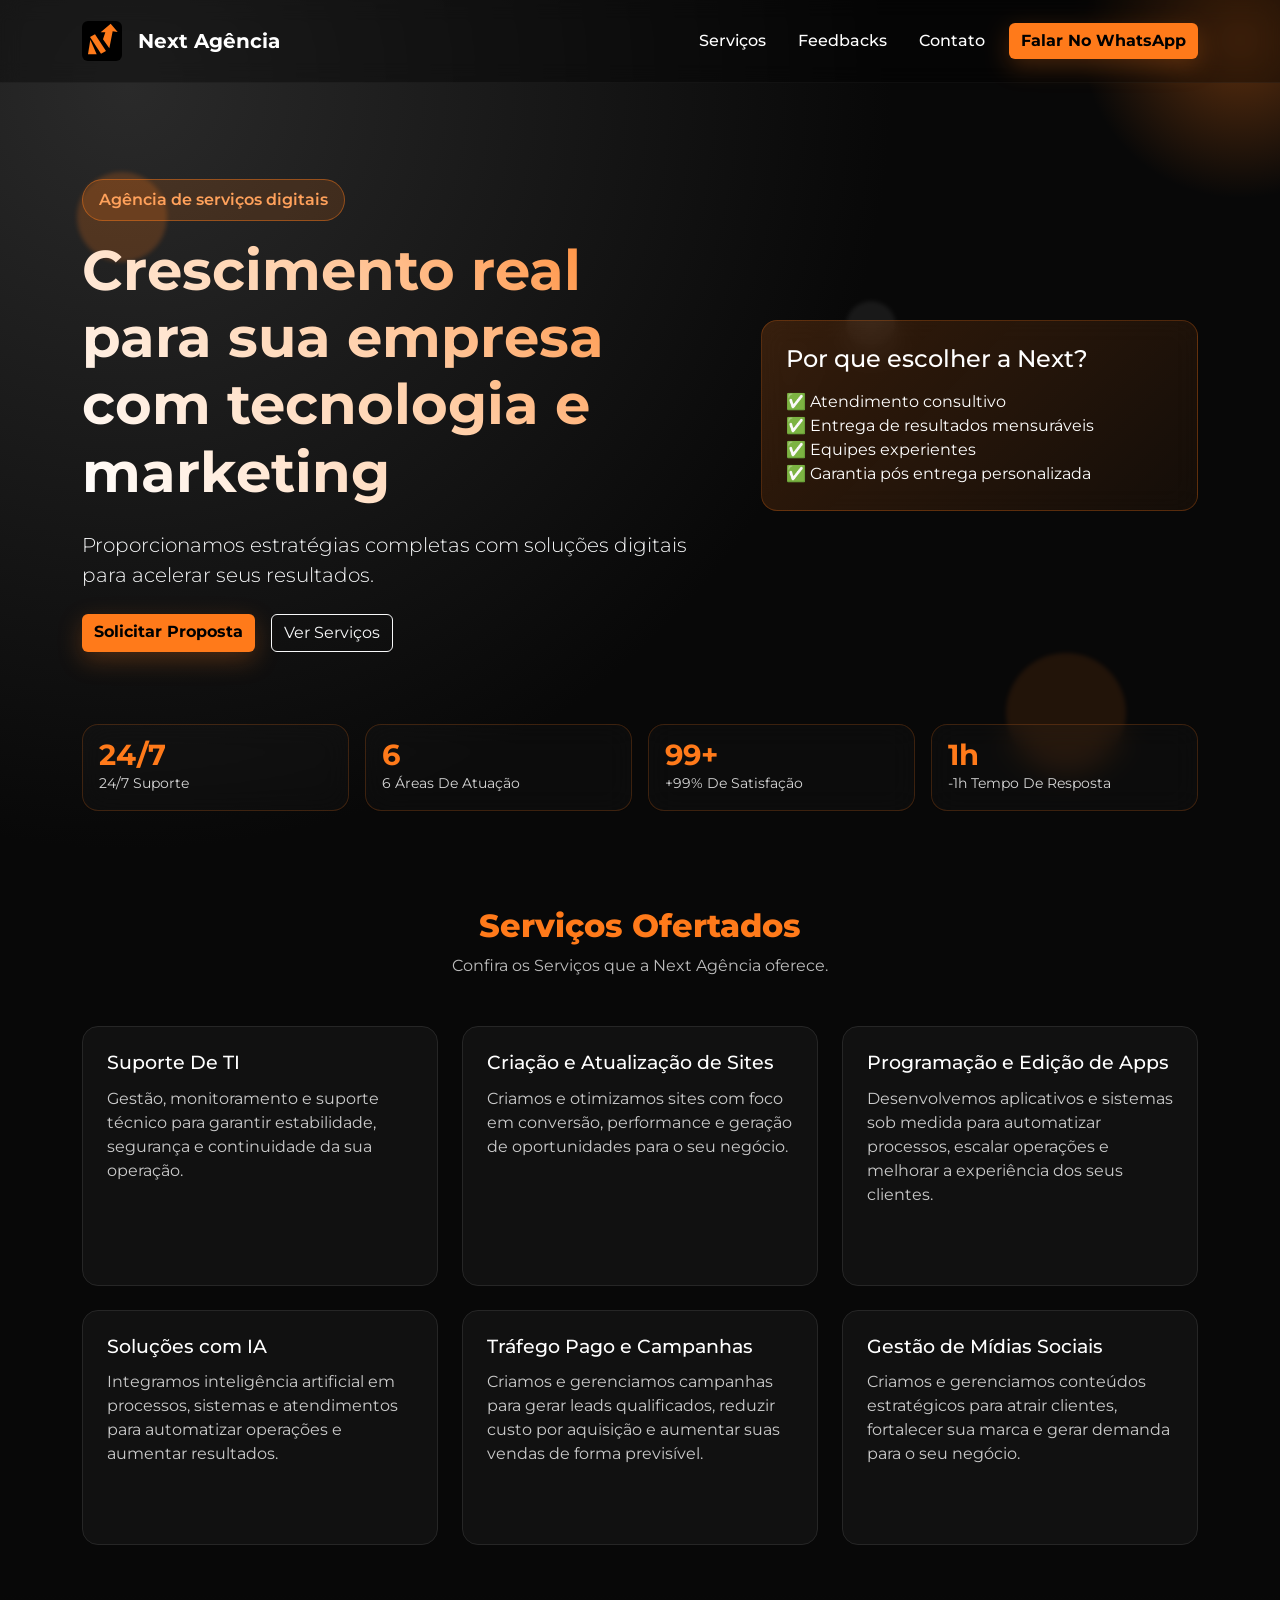
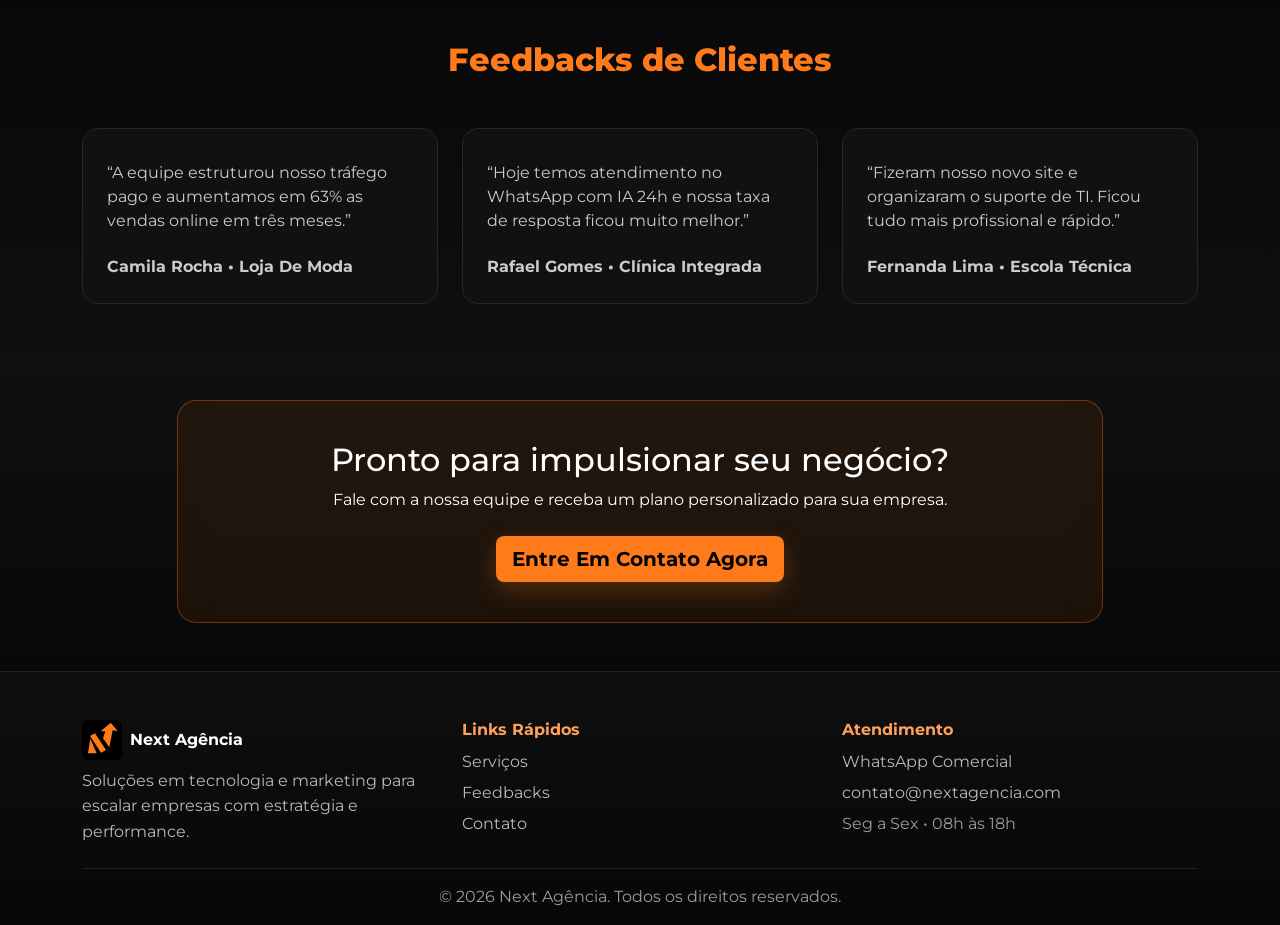
<file: index.html>
<!doctype html>
<html lang="pt-BR">
<head>
<meta charset="UTF-8" />
<meta name="viewport" content="width=device-width, initial-scale=1.0" />

<title>Next Agência | Soluções Digitais</title>

<meta name="description"
content="Agência de venda de serviços digitais: suporte de TI, tráfego pago, mídias sociais, sites, apps e IA para WhatsApp." />

<link href="https://cdn.jsdelivr.net/npm/bootstrap@5.3.3/dist/css/bootstrap.min.css" rel="stylesheet"/>

<link rel="preconnect" href="https://fonts.googleapis.com" />
<link rel="preconnect" href="https://fonts.gstatic.com" crossorigin />

<link href="https://fonts.googleapis.com/css2?family=Montserrat:wght@400;500;600;700;800&display=swap" rel="stylesheet"/>

<link rel="stylesheet" href="styles.css" />

</head>

<body>

<header class="hero position-relative overflow-hidden" id="inicio">

<div class="floating floating-1"></div>
<div class="floating floating-2"></div>
<div class="floating floating-3"></div>

<nav class="navbar navbar-expand-lg py-3">
<div class="container">

<a class="navbar-brand d-flex align-items-center gap-3" href="#inicio">
<img src="assets/logo.svg" alt="Logo Next Agência" class="logo"/>
<span class="brand-text">Next Agência</span>
</a>

<button class="navbar-toggler" type="button"
data-bs-toggle="collapse"
data-bs-target="#menu">

<span class="navbar-toggler-icon"></span>

</button>

<div class="collapse navbar-collapse" id="menu">

<ul class="navbar-nav ms-auto align-items-lg-center gap-lg-3">

<li class="nav-item">
<a class="nav-link" href="#servicos">Serviços</a>
</li>

<li class="nav-item">
<a class="nav-link" href="#feedbacks">Feedbacks</a>
</li>

<li class="nav-item">
<a class="nav-link" href="#contato">Contato</a>
</li>

<li class="nav-item">
<a class="btn btn-whatsapp pulse"
href="https://wa.me/555198177045?text=Olá%2C%20quero%20um%20orçamento%20da%20Next%20Agência"
target="_blank"
rel="noopener noreferrer">

Falar No WhatsApp

</a>
</li>

</ul>
</div>
</div>
</nav>

<div class="container py-5 hero-content">

<div class="row align-items-center g-5 py-lg-5">

<div class="col-lg-7 reveal">

<p class="badge-custom">
Agência de serviços digitais
</p>

<h1 class="display-4 fw-bold gradient-text">
Crescimento real para sua empresa com tecnologia e marketing
</h1>

<p class="lead mt-4 text-light">
Proporcionamos estratégias completas com soluções digitais para acelerar seus resultados.
</p>

<div class="d-flex flex-wrap gap-3 mt-4">

<a href="https://wa.me/555198177045?text=Olá%2C%20quero%20uma%20consultoria%20completa"
class="btn btn-cta pulse"
target="_blank"
rel="noopener noreferrer">

Solicitar Proposta

</a>

<a href="#servicos" class="btn btn-outline-light">
Ver Serviços
</a>

</div>
</div>

<div class="col-lg-5 reveal">

<div class="hero-card p-4 glass">

<h2 class="h4 mb-3">
Por que escolher a Next?
</h2>

<ul class="list-unstyled m-0">

<li>✅ Atendimento consultivo</li>

<li>✅ Entrega de resultados mensuráveis</li>

<li>✅ Equipes experientes</li>

<li>✅ Garantia pós entrega personalizada</li>

</ul>

</div>
</div>
</div>

<div class="row g-3 mt-2 stats reveal">

<div class="col-6 col-lg-3">
<div class="stats-card glass">
<strong>24/7</strong>
<span>24/7 Suporte</span>
</div>
</div>

<div class="col-6 col-lg-3">
<div class="stats-card glass">
<strong>6</strong>
<span>6 Áreas De Atuação</span>
</div>
</div>

<div class="col-6 col-lg-3">
<div class="stats-card glass">
<strong>99+</strong>
<span>+99% De Satisfação</span>
</div>
</div>

<div class="col-6 col-lg-3">
<div class="stats-card glass">
<strong>1h</strong>
<span>-1h Tempo De Resposta</span>
</div>
</div>

</div>
</div>
</header>

<main>

<section id="servicos" class="section py-5">

<div class="container">

<div class="text-center mb-5 reveal">

<h2 class="section-title">
Serviços Ofertados
</h2>

<p class="section-subtitle">
Confira os Serviços que a Next Agência oferece.
</p>

</div>

<div class="row g-4">

<div class="col-md-6 col-xl-4 reveal">
<article class="service-card h-100 shine">

<h3>
Suporte De TI
</h3>

<p>
Gestão, monitoramento e suporte técnico para garantir estabilidade, segurança e continuidade da sua operação.
</p>

<a class="btn service-more" href="servico-suporte-ti.html">
Saiba Mais
</a>

</article>
</div>

<div class="col-md-6 col-xl-4 reveal">
<article class="service-card h-100 shine">

<h3>
Criação e Atualização de Sites
</h3>

<p>
Criamos e otimizamos sites com foco em conversão, performance e geração de oportunidades para o seu negócio.
</p>

<a class="btn service-more" href="servico-sites.html">
Saiba Mais
</a>

</article>
</div>

<div class="col-md-6 col-xl-4 reveal">
<article class="service-card h-100 shine">

<h3>
Programação e Edição de Apps
</h3>

<p>
Desenvolvemos aplicativos e sistemas sob medida para automatizar processos, escalar operações e melhorar a experiência dos seus clientes.
</p>

<a class="btn service-more" href="servico-apps.html">
Saiba Mais
</a>

</article>
</div>

<div class="col-md-6 col-xl-4 reveal">
<article class="service-card h-100 shine">

<h3>
Soluções com IA  
</h3>

<p>
Integramos inteligência artificial em processos, sistemas e atendimentos para automatizar operações e aumentar resultados.
</p>

<a class="btn service-more" href="servico-ia.html">
Saiba Mais
</a>

</article>
</div>

<div class="col-md-6 col-xl-4 reveal">
<article class="service-card h-100 shine">

<h3>
Tráfego Pago e Campanhas
</h3>

<p>
Criamos e gerenciamos campanhas para gerar leads qualificados, reduzir custo por aquisição e aumentar suas vendas de forma previsível.
</p>

<a class="btn service-more" href="servico-trafego-pago.html">
Saiba Mais
</a>

</article>
</div>

<div class="col-md-6 col-xl-4 reveal">
<article class="service-card h-100 shine">

<h3>
Gestão de Mídias Sociais
</h3>

<p>
Criamos e gerenciamos conteúdos estratégicos para atrair clientes, fortalecer sua marca e gerar demanda para o seu negócio.
</p>

<a class="btn service-more" href="servico-midias-sociais.html">
Saiba Mais
</a>

</article>
</div>

</div>
</div>
</section>

<section id="feedbacks" class="section py-5 feedbacks">

<div class="container">

<div class="text-center mb-5 reveal">

<h2 class="section-title">
Feedbacks de Clientes
</h2>

</div>

<div class="row g-4" id="feedbackList"></div>

</div>
</section>

<section id="contato" class="section py-5 cta-section">

<div class="container">

<div class="row justify-content-center">

<div class="col-lg-10 reveal">

<div class="cta-box text-center glass">

<h2>
Pronto para impulsionar seu negócio?
</h2>

<p class="mb-4">
Fale com a nossa equipe e receba um plano personalizado para sua empresa.
</p>

<a href="https://wa.me/555198177045?text=Olá%2C%20quero%20crescer%20com%20a%20Next%20Agência"
target="_blank"
rel="noopener noreferrer"
class="btn btn-cta btn-lg pulse">

Entre Em Contato Agora

</a>

</div>
</div>
</div>
</div>
</section>

</main>

<footer class="footer-top pt-5 pb-3">

<div class="container">

<div class="row g-4">

<div class="col-lg-4">

<div class="d-flex align-items-center gap-2 mb-2">

<img src="assets/logo.svg" class="logo"/>

<strong class="brand-text">
Next Agência
</strong>

</div>

<p class="footer-text mb-0">
Soluções em tecnologia e marketing para escalar empresas com estratégia e performance.
</p>

</div>

<div class="col-6 col-lg-4">

<h3 class="footer-title">
Links Rápidos
</h3>

<ul class="footer-links list-unstyled m-0">

<li>
<a href="#servicos">Serviços</a>
</li>

<li>
<a href="#feedbacks">Feedbacks</a>
</li>

<li>
<a href="#contato">Contato</a>
</li>

</ul>
</div>

<div class="col-6 col-lg-4">

<h3 class="footer-title">
Atendimento
</h3>

<ul class="footer-links list-unstyled m-0">

<li>
<a href="https://wa.me/555198177045"
target="_blank">

WhatsApp Comercial

</a>
</li>

<li>
<a href="mailto:contato@nextagencia.com">

contato@nextagencia.com

</a>
</li>

<li>

Seg a Sex • 08h às 18h

</li>

</ul>

</div>

</div>

<div class="footer-bottom mt-4 pt-3 text-center">

<p class="m-0">
© <span id="year"></span> Next Agência. Todos os direitos reservados.
</p>

</div>

</div>
</footer>

<script src="https://cdn.jsdelivr.net/npm/bootstrap@5.3.3/dist/js/bootstrap.bundle.min.js"></script>

<script src="script.js"></script>

</body>
</html>
</file>
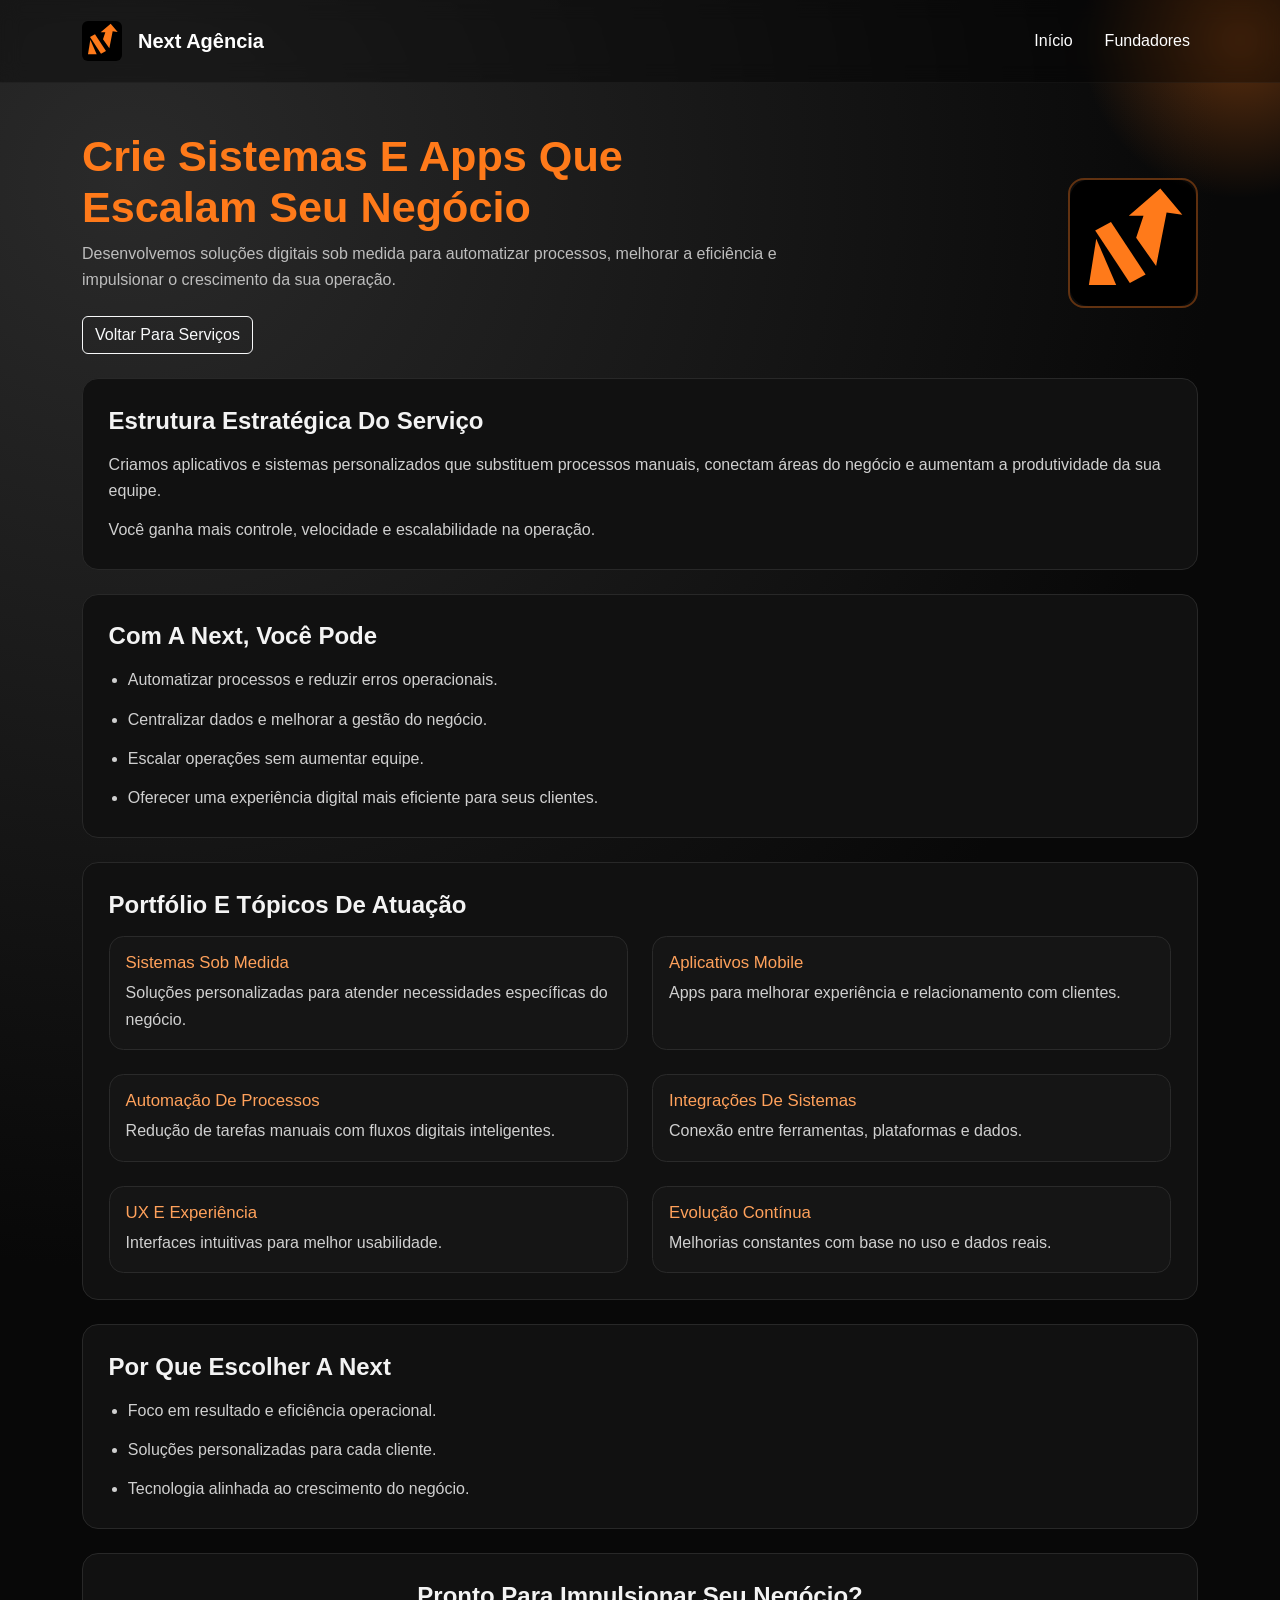
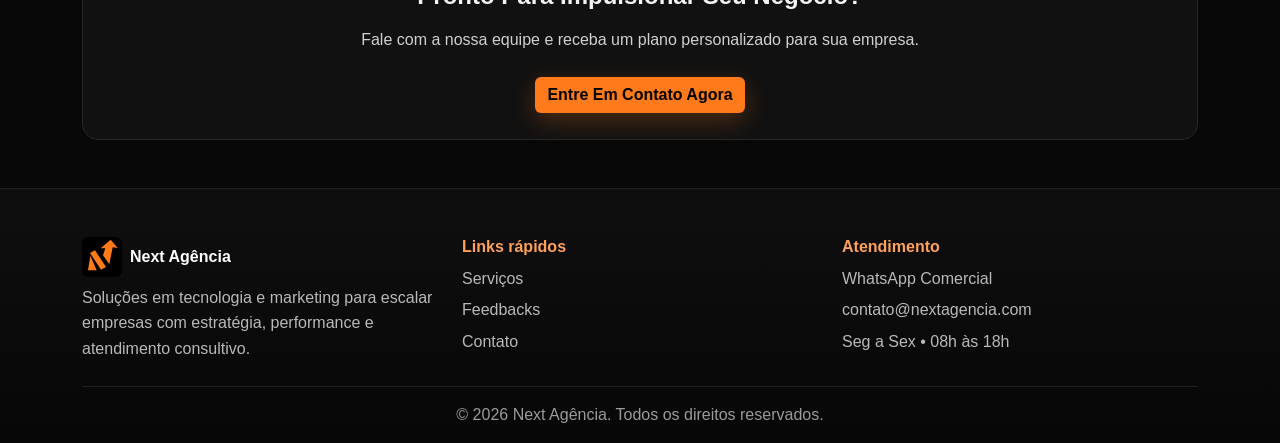
<file: servico-apps.html>
<!doctype html>
<html lang="pt-BR">

<head>

<meta charset="UTF-8" />
<meta name="viewport" content="width=device-width, initial-scale=1.0" />

<title>Desenvolvimento De Apps | Next Agência</title>

<link href="https://cdn.jsdelivr.net/npm/bootstrap@5.3.3/dist/css/bootstrap.min.css" rel="stylesheet" />
<link rel="stylesheet" href="styles.css" />

</head>

<body class="service-page">

<header class="hero position-relative overflow-hidden" id="inicio">

<nav class="navbar navbar-expand-lg py-3">

<div class="container">

<a class="navbar-brand d-flex align-items-center gap-3" href="index.html">
<img src="assets/logo.svg" alt="Logo Next Agência" class="logo" />
<span class="brand-text">Next Agência</span>
</a>

<button class="navbar-toggler" type="button" data-bs-toggle="collapse" data-bs-target="#menu">
<span class="navbar-toggler-icon"></span>
</button>

<div class="collapse navbar-collapse" id="menu">

<ul class="navbar-nav ms-auto align-items-lg-center gap-lg-3">

<li class="nav-item">
<a class="nav-link" href="index.html">Início</a>
</li>

<li class="nav-item">
<a class="nav-link" href="fundadores.html">Fundadores</a>
</li>

</ul>

</div>
</div>
</nav>


<div class="container py-5">

<div class="row g-4 align-items-center mb-4">

<div class="col-lg-8">

<h1 class="section-title">
Crie Sistemas E Apps Que Escalam Seu Negócio
</h1>

<p class="section-subtitle">
Desenvolvemos soluções digitais sob medida para automatizar processos, melhorar a eficiência e impulsionar o crescimento da sua operação.
</p>

<a href="index.html#servicos" class="btn btn-outline-light mt-2">
Voltar Para Serviços
</a>

</div>

<div class="col-lg-4 text-lg-end">
<img src="assets/logo.svg" class="service-hero-image" />
</div>

</div>


<section class="service-detail-section mb-4">

<h2 class="h4 mb-3">
Estrutura Estratégica Do Serviço
</h2>

<p>
Criamos aplicativos e sistemas personalizados que substituem processos manuais, conectam áreas do negócio e aumentam a produtividade da sua equipe.
</p>

<p class="mb-0">
Você ganha mais controle, velocidade e escalabilidade na operação.
</p>

</section>


<section class="service-detail-section mb-4">

<h2 class="h4 mb-3">
Com A Next, Você Pode
</h2>

<ul class="service-list m-0">

<li>Automatizar processos e reduzir erros operacionais.</li>

<li>Centralizar dados e melhorar a gestão do negócio.</li>

<li>Escalar operações sem aumentar equipe.</li>

<li>Oferecer uma experiência digital mais eficiente para seus clientes.</li>

</ul>

</section>


<section class="service-detail-section mb-4">

<h2 class="h4 mb-3">
Portfólio E Tópicos De Atuação
</h2>

<div class="row g-4">

<div class="col-md-6">
<article class="service-topic-card h-100">
<h3>Sistemas Sob Medida</h3>
<p>Soluções personalizadas para atender necessidades específicas do negócio.</p>
</article>
</div>

<div class="col-md-6">
<article class="service-topic-card h-100">
<h3>Aplicativos Mobile</h3>
<p>Apps para melhorar experiência e relacionamento com clientes.</p>
</article>
</div>

<div class="col-md-6">
<article class="service-topic-card h-100">
<h3>Automação De Processos</h3>
<p>Redução de tarefas manuais com fluxos digitais inteligentes.</p>
</article>
</div>

<div class="col-md-6">
<article class="service-topic-card h-100">
<h3>Integrações De Sistemas</h3>
<p>Conexão entre ferramentas, plataformas e dados.</p>
</article>
</div>

<div class="col-md-6">
<article class="service-topic-card h-100">
<h3>UX E Experiência</h3>
<p>Interfaces intuitivas para melhor usabilidade.</p>
</article>
</div>

<div class="col-md-6">
<article class="service-topic-card h-100">
<h3>Evolução Contínua</h3>
<p>Melhorias constantes com base no uso e dados reais.</p>
</article>
</div>

</div>

</section>


<section class="service-detail-section mb-4">

<h2 class="h4 mb-3">
Por Que Escolher A Next
</h2>

<ul class="service-list m-0">

<li>Foco em resultado e eficiência operacional.</li>

<li>Soluções personalizadas para cada cliente.</li>

<li>Tecnologia alinhada ao crescimento do negócio.</li>

</ul>

</section>


<section class="service-detail-section text-center">

<h2 class="h4 mb-3">
Pronto Para Impulsionar Seu Negócio?
</h2>

<p class="mb-4">
Fale com a nossa equipe e receba um plano personalizado para sua empresa.
</p>

<a class="btn btn-cta"
target="_blank"
href="https://wa.me/555198177045?text=Quero%20Criar%20Um%20Sistema%20Ou%20App%20Para%20Meu%20Neg%C3%B3cio">

Entre Em Contato Agora

</a>

</section>

</div>

</header>


<footer class="footer-top pt-5 pb-3">

<div class="container">

<div class="row g-4">

<div class="col-lg-4">
<div class="d-flex align-items-center gap-2 mb-2">
<img src="assets/logo.svg" class="logo" />
<strong class="brand-text">Next Agência</strong>
</div>

<p class="footer-text mb-0">
Soluções em tecnologia e marketing para escalar empresas com estratégia, performance e atendimento consultivo.
</p>
</div>


<div class="col-6 col-lg-4">
<h3 class="footer-title">Links rápidos</h3>
<ul class="footer-links list-unstyled m-0">
<li><a href="index.html#servicos">Serviços</a></li>
<li><a href="index.html#feedbacks">Feedbacks</a></li>
<li><a href="index.html#contato">Contato</a></li>
</ul>
</div>


<div class="col-6 col-lg-4">
<h3 class="footer-title">Atendimento</h3>
<ul class="footer-links list-unstyled m-0">

<li>
<a href="https://wa.me/555198177045" target="_blank">
WhatsApp Comercial
</a>
</li>

<li>
<a href="mailto:contato@nextagencia.com">
contato@nextagencia.com
</a>
</li>

<li>
<span>Seg a Sex • 08h às 18h</span>
</li>

</ul>
</div>

</div>

<div class="footer-bottom mt-4 pt-3 text-center">
<p class="m-0">© <span id="year"></span> Next Agência. Todos os direitos reservados.</p>
</div>

</div>

</footer>

<script src="script.js"></script>

</body>
</html>
</file>
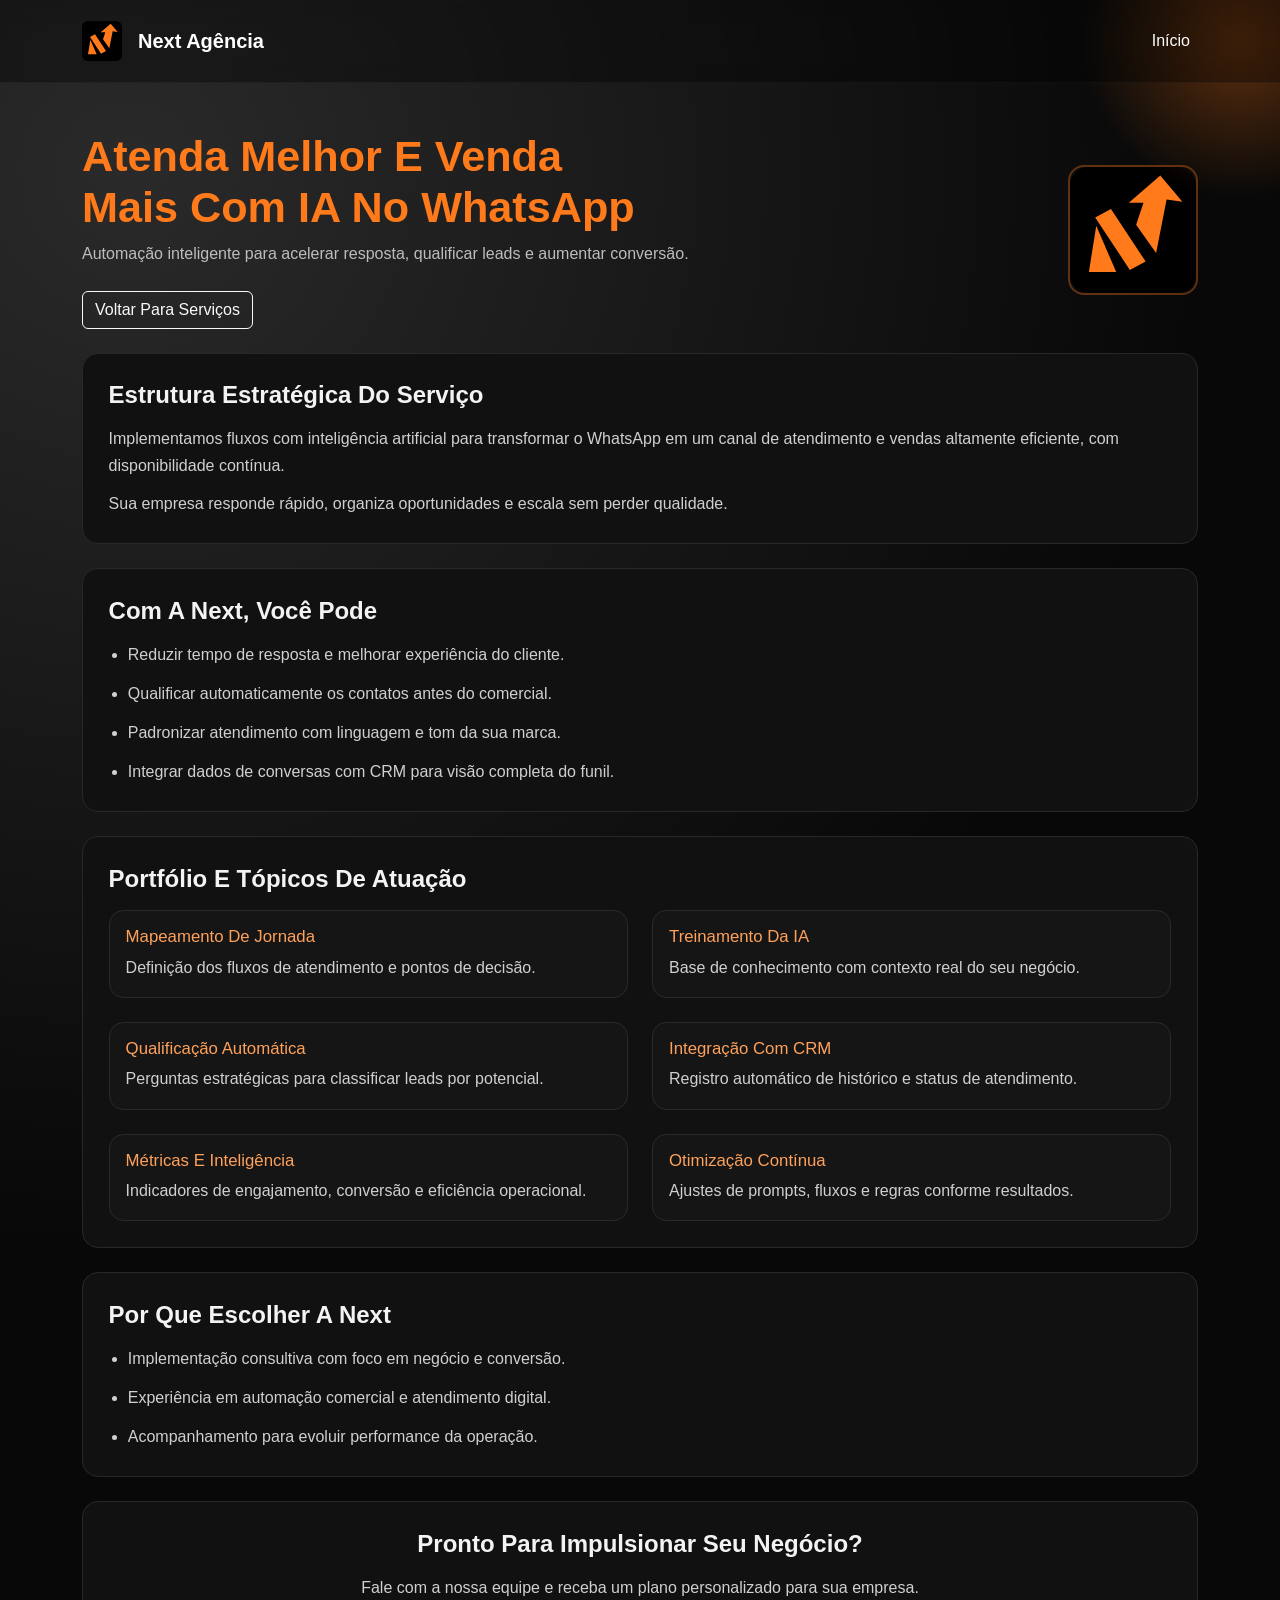
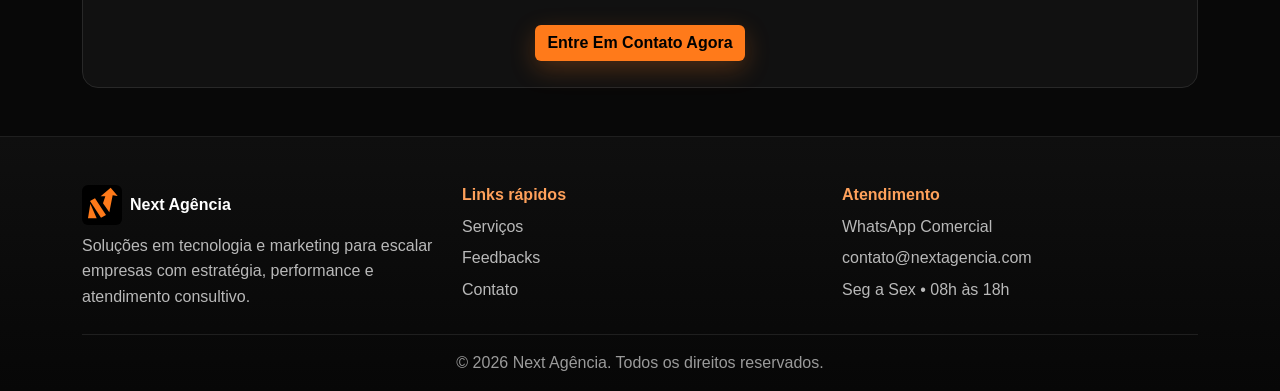
<file: servico-ia-whatsapp.html>
<!doctype html>
<html lang="pt-BR">

<head>

<meta charset="UTF-8" />
<meta name="viewport" content="width=device-width, initial-scale=1.0" />

<title>Integração De IA No WhatsApp | Next Agência</title>

<link href="https://cdn.jsdelivr.net/npm/bootstrap@5.3.3/dist/css/bootstrap.min.css" rel="stylesheet" />

<link rel="stylesheet" href="styles.css" />

</head>

<body class="service-page">

<header class="hero position-relative overflow-hidden" id="inicio">

<nav class="navbar navbar-expand-lg py-3">

<div class="container">

<a class="navbar-brand d-flex align-items-center gap-3" href="index.html">

<img src="assets/logo.svg" alt="Logo Next Agência" class="logo" />

<span class="brand-text">Next Agência</span>

</a>

<button class="navbar-toggler" type="button" data-bs-toggle="collapse" data-bs-target="#menu">

<span class="navbar-toggler-icon"></span>

</button>

<div class="collapse navbar-collapse" id="menu">

<ul class="navbar-nav ms-auto align-items-lg-center gap-lg-3">

<li class="nav-item">
<a class="nav-link" href="index.html">Início</a>
</li>

</ul>

</div>
</div>
</nav>


<div class="container py-5">

<div class="row g-4 align-items-center mb-4">

<div class="col-lg-8">

<h1 class="section-title">
Atenda Melhor E Venda Mais Com IA No WhatsApp
</h1>

<p class="section-subtitle">
Automação inteligente para acelerar resposta, qualificar leads e aumentar conversão.
</p>

<a href="index.html#servicos" class="btn btn-outline-light mt-2">

Voltar Para Serviços

</a>

</div>

<div class="col-lg-4 text-lg-end">

<img src="assets/logo.svg"
alt="Imagem ilustrativa do serviço Integração de IA no WhatsApp"
class="service-hero-image" />

</div>
</div>


<section class="service-detail-section mb-4">

<h2 class="h4 mb-3">
Estrutura Estratégica Do Serviço
</h2>

<p>
Implementamos fluxos com inteligência artificial para transformar o WhatsApp em um canal de atendimento e vendas altamente eficiente, com disponibilidade contínua.
</p>

<p class="mb-0">
Sua empresa responde rápido, organiza oportunidades e escala sem perder qualidade.
</p>

</section>


<section class="service-detail-section mb-4">

<h2 class="h4 mb-3">
Com A Next, Você Pode
</h2>

<ul class="service-list m-0">

<li>Reduzir tempo de resposta e melhorar experiência do cliente.</li>

<li>Qualificar automaticamente os contatos antes do comercial.</li>

<li>Padronizar atendimento com linguagem e tom da sua marca.</li>

<li>Integrar dados de conversas com CRM para visão completa do funil.</li>

</ul>

</section>


<section class="service-detail-section mb-4">

<h2 class="h4 mb-3">
Portfólio E Tópicos De Atuação
</h2>

<div class="row g-4">

<div class="col-md-6">
<article class="service-topic-card h-100">
<h3>Mapeamento De Jornada</h3>
<p>Definição dos fluxos de atendimento e pontos de decisão.</p>
</article>
</div>

<div class="col-md-6">
<article class="service-topic-card h-100">
<h3>Treinamento Da IA</h3>
<p>Base de conhecimento com contexto real do seu negócio.</p>
</article>
</div>

<div class="col-md-6">
<article class="service-topic-card h-100">
<h3>Qualificação Automática</h3>
<p>Perguntas estratégicas para classificar leads por potencial.</p>
</article>
</div>

<div class="col-md-6">
<article class="service-topic-card h-100">
<h3>Integração Com CRM</h3>
<p>Registro automático de histórico e status de atendimento.</p>
</article>
</div>

<div class="col-md-6">
<article class="service-topic-card h-100">
<h3>Métricas E Inteligência</h3>
<p>Indicadores de engajamento, conversão e eficiência operacional.</p>
</article>
</div>

<div class="col-md-6">
<article class="service-topic-card h-100">
<h3>Otimização Contínua</h3>
<p>Ajustes de prompts, fluxos e regras conforme resultados.</p>
</article>
</div>

</div>
</section>


<section class="service-detail-section mb-4">

<h2 class="h4 mb-3">
Por Que Escolher A Next
</h2>

<ul class="service-list m-0">

<li>Implementação consultiva com foco em negócio e conversão.</li>

<li>Experiência em automação comercial e atendimento digital.</li>

<li>Acompanhamento para evoluir performance da operação.</li>

</ul>

</section>


<section class="service-detail-section text-center">

<h2 class="h4 mb-3">

Pronto Para Impulsionar Seu Negócio?

</h2>

<p class="mb-4">

Fale com a nossa equipe e receba um plano personalizado para sua empresa.

</p>

<a class="btn btn-cta"
target="_blank"
rel="noopener noreferrer"
href="https://wa.me/555198177045?text=Quero%20Uma%20Consultoria%20Personalizada%20Para%20IA%20No%20WhatsApp">

Entre Em Contato Agora

</a>

</section>

</div>

</header>


<footer class="footer-top pt-5 pb-3">

<div class="container">

<div class="row g-4">

<div class="col-lg-4">

<div class="d-flex align-items-center gap-2 mb-2">

<img src="assets/logo.svg" alt="Logo Next Agência" class="logo" />

<strong class="brand-text">

Next Agência

</strong>

</div>

<p class="footer-text mb-0">

Soluções em tecnologia e marketing para escalar empresas com estratégia, performance e atendimento consultivo.

</p>

</div>


<div class="col-6 col-lg-4">

<h3 class="footer-title">

Links rápidos

</h3>

<ul class="footer-links list-unstyled m-0">

<li><a href="index.html#servicos">Serviços</a></li>

<li><a href="index.html#feedbacks">Feedbacks</a></li>

<li><a href="index.html#contato">Contato</a></li>

</ul>

</div>


<div class="col-6 col-lg-4">

<h3 class="footer-title">

Atendimento

</h3>

<ul class="footer-links list-unstyled m-0">

<li>

<a href="https://wa.me/555198177045?text=Olá%2C%20quero%20atendimento%20da%20Next%20Agência"
target="_blank"
rel="noopener noreferrer">

WhatsApp Comercial

</a>

</li>

<li>
<a href="mailto:contato@nextagencia.com">
contato@nextagencia.com
</a>
</li>

<li>
<span>Seg a Sex • 08h às 18h</span>
</li>

</ul>

</div>

</div>


<div class="footer-bottom mt-4 pt-3 text-center">

<p class="m-0">

© <span id="year"></span> Next Agência. Todos os direitos reservados.

</p>

</div>

</div>

</footer>


<script src="https://cdn.jsdelivr.net/npm/bootstrap@5.3.3/dist/js/bootstrap.bundle.min.js"></script>

<script src="script.js"></script>

</body>
</html>
</file>
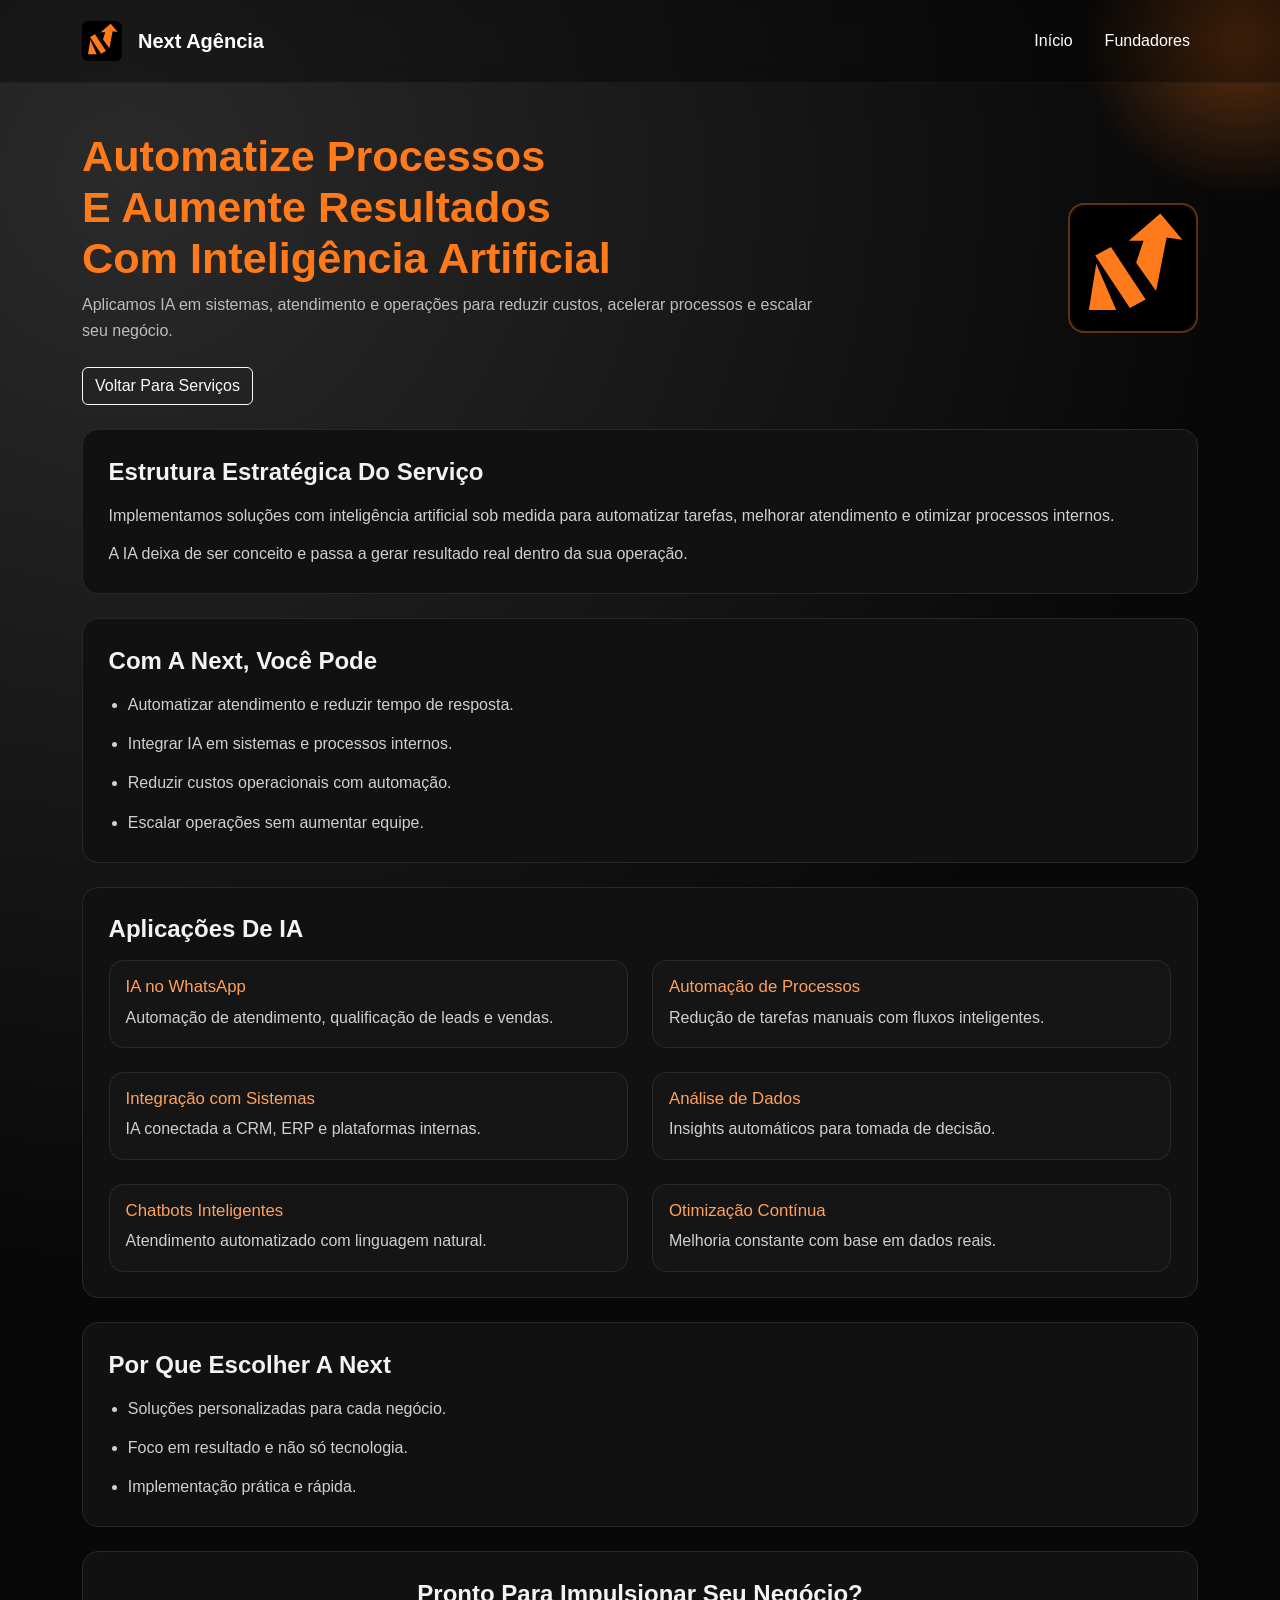
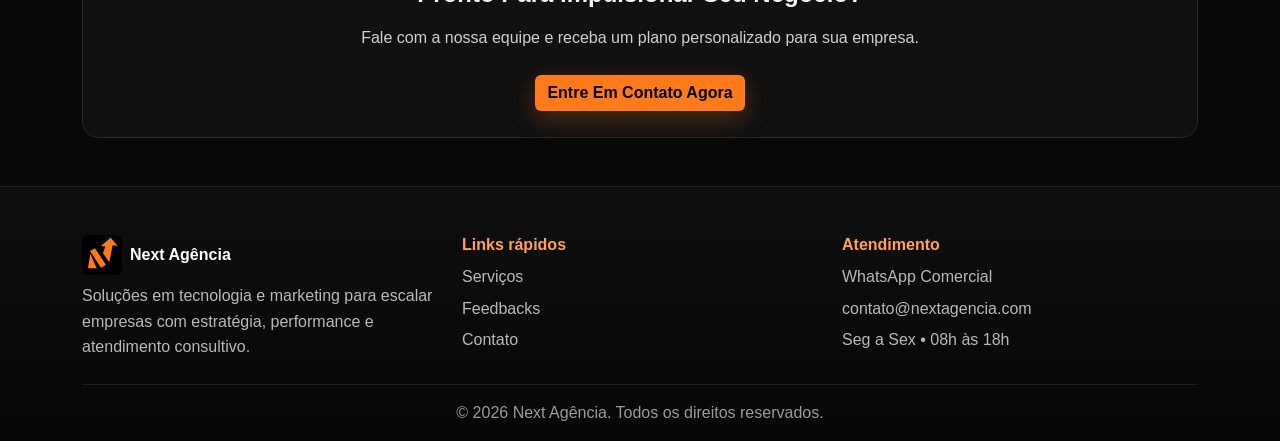
<file: servico-ia.html>
<!doctype html>
<html lang="pt-BR">

<head>
<meta charset="UTF-8" />
<meta name="viewport" content="width=device-width, initial-scale=1.0" />
<title>Soluções com IA | Next Agência</title>

<link href="https://cdn.jsdelivr.net/npm/bootstrap@5.3.3/dist/css/bootstrap.min.css" rel="stylesheet" />
<link rel="stylesheet" href="styles.css" />
</head>

<body class="service-page">

<header class="hero position-relative overflow-hidden" id="inicio">

<nav class="navbar navbar-expand-lg py-3">
<div class="container">

<a class="navbar-brand d-flex align-items-center gap-3" href="index.html">
<img src="assets/logo.svg" alt="Logo Next Agência" class="logo" />
<span class="brand-text">Next Agência</span>
</a>

<button class="navbar-toggler" type="button" data-bs-toggle="collapse" data-bs-target="#menu">
<span class="navbar-toggler-icon"></span>
</button>

<div class="collapse navbar-collapse" id="menu">
<ul class="navbar-nav ms-auto align-items-lg-center gap-lg-3">

<li class="nav-item">
<a class="nav-link" href="index.html">Início</a>
</li>

<li class="nav-item">
<a class="nav-link" href="fundadores.html">Fundadores</a>
</li>

</ul>
</div>
</div>
</nav>


<div class="container py-5">

<div class="row g-4 align-items-center mb-4">

<div class="col-lg-8">

<h1 class="section-title">
Automatize Processos E Aumente Resultados Com Inteligência Artificial
</h1>

<p class="section-subtitle">
Aplicamos IA em sistemas, atendimento e operações para reduzir custos, acelerar processos e escalar seu negócio.
</p>

<a href="index.html#servicos" class="btn btn-outline-light mt-2">
Voltar Para Serviços
</a>

</div>

<div class="col-lg-4 text-lg-end">
<img src="assets/logo.svg" class="service-hero-image" />
</div>

</div>


<section class="service-detail-section mb-4">

<h2 class="h4 mb-3">
Estrutura Estratégica Do Serviço
</h2>

<p>
Implementamos soluções com inteligência artificial sob medida para automatizar tarefas, melhorar atendimento e otimizar processos internos.
</p>

<p class="mb-0">
A IA deixa de ser conceito e passa a gerar resultado real dentro da sua operação.
</p>

</section>


<section class="service-detail-section mb-4">

<h2 class="h4 mb-3">
Com A Next, Você Pode
</h2>

<ul class="service-list m-0">

<li>Automatizar atendimento e reduzir tempo de resposta.</li>

<li>Integrar IA em sistemas e processos internos.</li>

<li>Reduzir custos operacionais com automação.</li>

<li>Escalar operações sem aumentar equipe.</li>

</ul>

</section>


<section class="service-detail-section mb-4">

<h2 class="h4 mb-3">
Aplicações De IA
</h2>

<div class="row g-4">

<div class="col-md-6">
<article class="service-topic-card h-100">
<h3>IA no WhatsApp</h3>
<p>Automação de atendimento, qualificação de leads e vendas.</p>
</article>
</div>

<div class="col-md-6">
<article class="service-topic-card h-100">
<h3>Automação de Processos</h3>
<p>Redução de tarefas manuais com fluxos inteligentes.</p>
</article>
</div>

<div class="col-md-6">
<article class="service-topic-card h-100">
<h3>Integração com Sistemas</h3>
<p>IA conectada a CRM, ERP e plataformas internas.</p>
</article>
</div>

<div class="col-md-6">
<article class="service-topic-card h-100">
<h3>Análise de Dados</h3>
<p>Insights automáticos para tomada de decisão.</p>
</article>
</div>

<div class="col-md-6">
<article class="service-topic-card h-100">
<h3>Chatbots Inteligentes</h3>
<p>Atendimento automatizado com linguagem natural.</p>
</article>
</div>

<div class="col-md-6">
<article class="service-topic-card h-100">
<h3>Otimização Contínua</h3>
<p>Melhoria constante com base em dados reais.</p>
</article>
</div>

</div>

</section>


<section class="service-detail-section mb-4">

<h2 class="h4 mb-3">
Por Que Escolher A Next
</h2>

<ul class="service-list m-0">

<li>Soluções personalizadas para cada negócio.</li>

<li>Foco em resultado e não só tecnologia.</li>

<li>Implementação prática e rápida.</li>

</ul>

</section>


<section class="service-detail-section text-center">

<h2 class="h4 mb-3">
Pronto Para Impulsionar Seu Negócio?
</h2>

<p class="mb-4">
Fale com a nossa equipe e receba um plano personalizado para sua empresa.
</p>

<a class="btn btn-cta"
target="_blank"
href="https://wa.me/555198177045?text=Quero%20Automatizar%20Meu%20Neg%C3%B3cio%20Com%20IA">

Entre Em Contato Agora

</a>

</section>

</div>

</header>

<footer class="footer-top pt-5 pb-3">
<div class="container">

<div class="row g-4">

<div class="col-lg-4">
<div class="d-flex align-items-center gap-2 mb-2">
<img src="assets/logo.svg" class="logo" />
<strong class="brand-text">Next Agência</strong>
</div>

<p class="footer-text mb-0">
Soluções em tecnologia e marketing para escalar empresas com estratégia, performance e atendimento consultivo.
</p>
</div>

<div class="col-6 col-lg-4">
<h3 class="footer-title">Links rápidos</h3>
<ul class="footer-links list-unstyled m-0">
<li><a href="index.html#servicos">Serviços</a></li>
<li><a href="index.html#feedbacks">Feedbacks</a></li>
<li><a href="index.html#contato">Contato</a></li>
</ul>
</div>

<div class="col-6 col-lg-4">
<h3 class="footer-title">Atendimento</h3>
<ul class="footer-links list-unstyled m-0">
<li>
<a href="https://wa.me/555198177045" target="_blank">
WhatsApp Comercial
</a>
</li>
<li><a href="mailto:contato@nextagencia.com">contato@nextagencia.com</a></li>
<li><span>Seg a Sex • 08h às 18h</span></li>
</ul>
</div>

</div>

<div class="footer-bottom mt-4 pt-3 text-center">
<p class="m-0">© <span id="year"></span> Next Agência. Todos os direitos reservados.</p>
</div>

</div>
</footer>

<script src="script.js"></script>

</body>
</html>
</file>
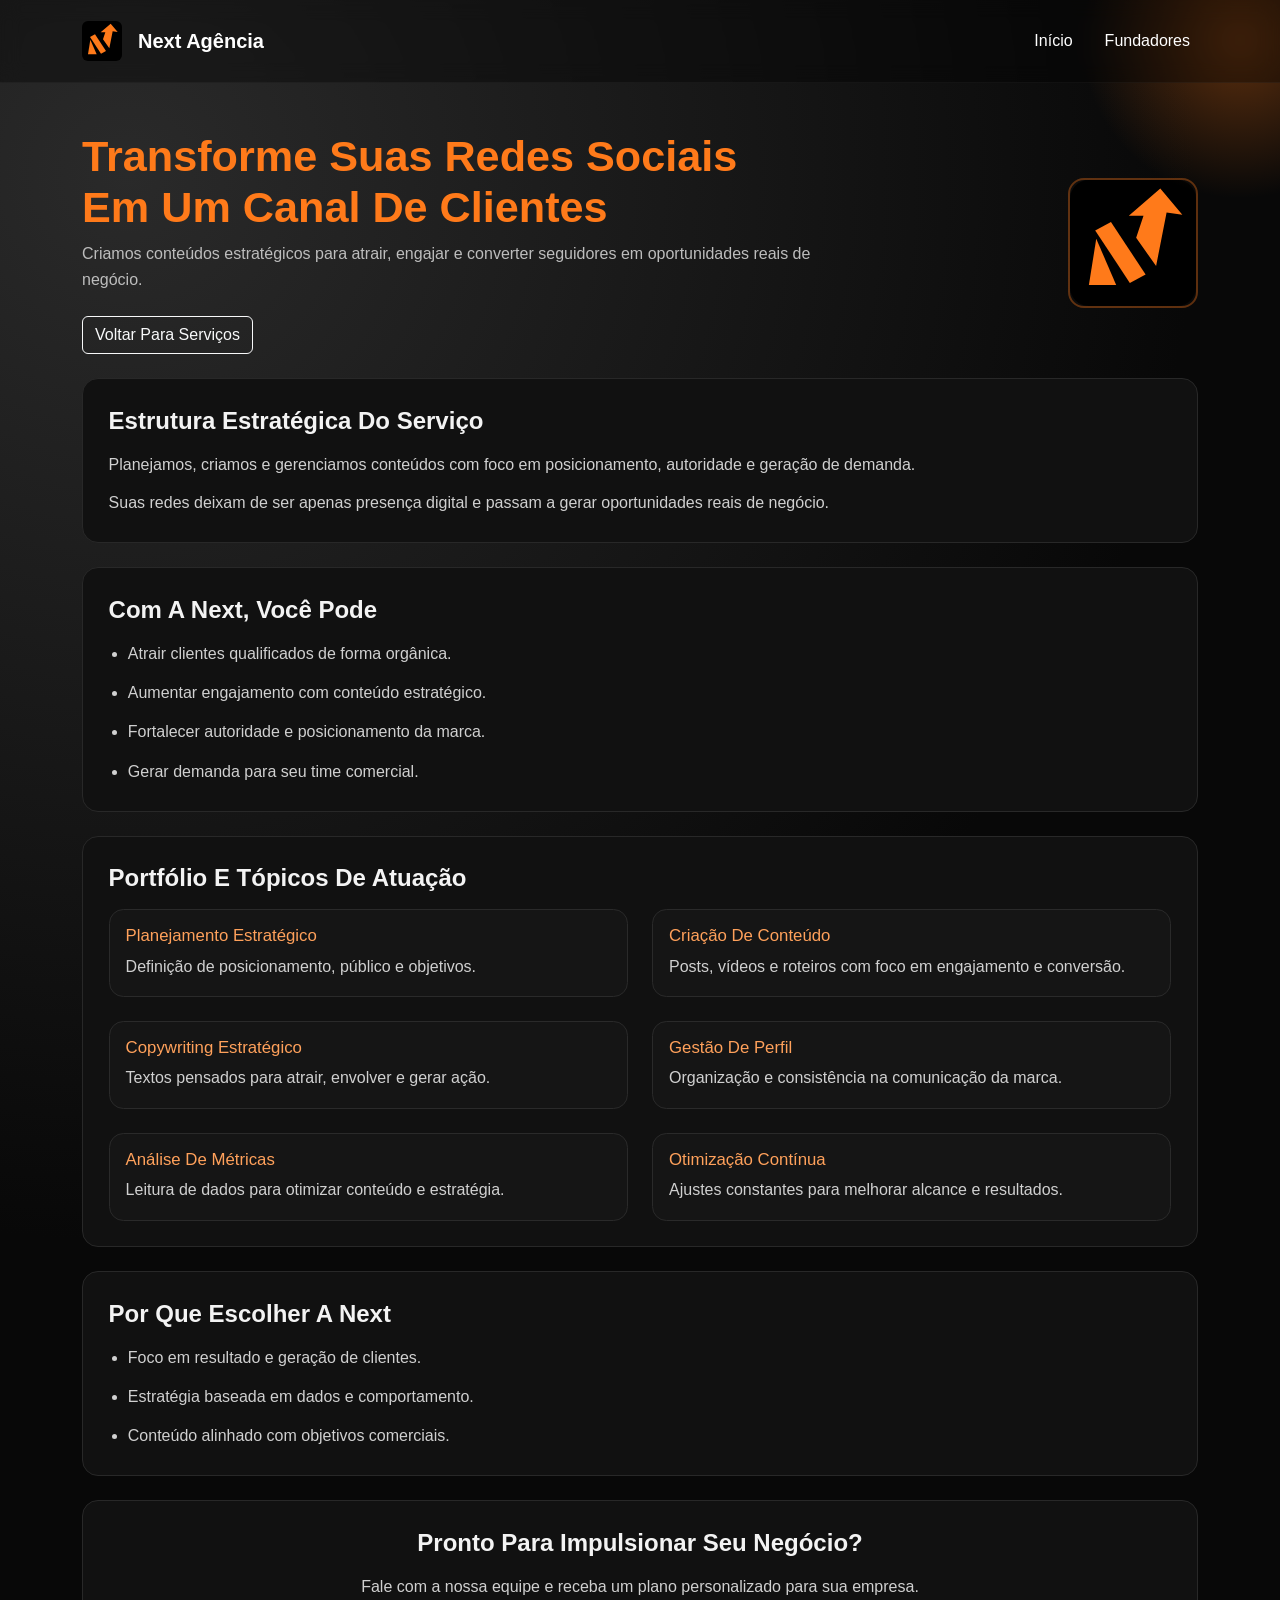
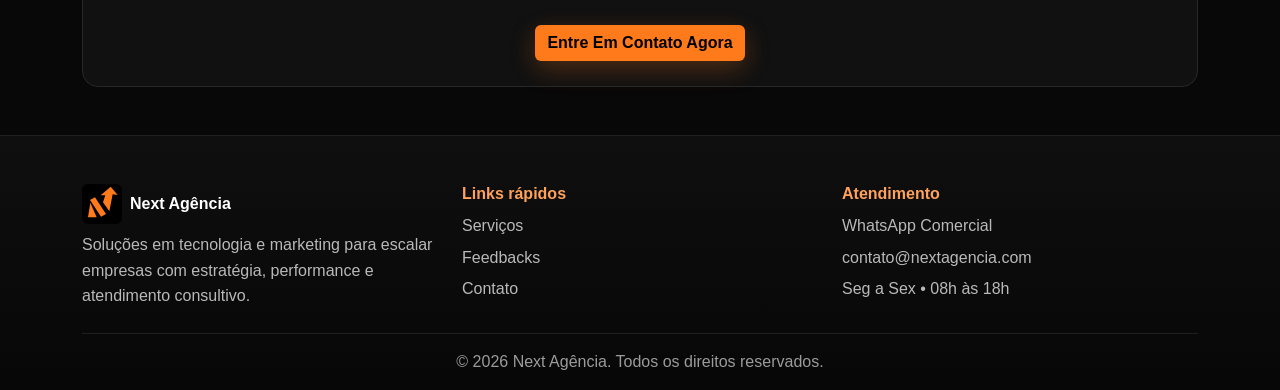
<file: servico-midias-sociais.html>
<!doctype html>
<html lang="pt-BR">

<head>

<meta charset="UTF-8" />
<meta name="viewport" content="width=device-width, initial-scale=1.0" />

<title>Mídias Sociais | Next Agência</title>

<link href="https://cdn.jsdelivr.net/npm/bootstrap@5.3.3/dist/css/bootstrap.min.css" rel="stylesheet" />
<link rel="stylesheet" href="styles.css" />

</head>

<body class="service-page">

<header class="hero position-relative overflow-hidden" id="inicio">

<nav class="navbar navbar-expand-lg py-3">

<div class="container">

<a class="navbar-brand d-flex align-items-center gap-3" href="index.html">
<img src="assets/logo.svg" alt="Logo Next Agência" class="logo" />
<span class="brand-text">Next Agência</span>
</a>

<button class="navbar-toggler" type="button" data-bs-toggle="collapse" data-bs-target="#menu">
<span class="navbar-toggler-icon"></span>
</button>

<div class="collapse navbar-collapse" id="menu">

<ul class="navbar-nav ms-auto align-items-lg-center gap-lg-3">

<li class="nav-item">
<a class="nav-link" href="index.html">Início</a>
</li>

<li class="nav-item">
<a class="nav-link" href="fundadores.html">Fundadores</a>
</li>

</ul>

</div>
</div>
</nav>


<div class="container py-5">

<div class="row g-4 align-items-center mb-4">

<div class="col-lg-8">

<h1 class="section-title">
Transforme Suas Redes Sociais Em Um Canal De Clientes
</h1>

<p class="section-subtitle">
Criamos conteúdos estratégicos para atrair, engajar e converter seguidores em oportunidades reais de negócio.
</p>

<a href="index.html#servicos" class="btn btn-outline-light mt-2">
Voltar Para Serviços
</a>

</div>

<div class="col-lg-4 text-lg-end">
<img src="assets/logo.svg" class="service-hero-image" />
</div>

</div>


<section class="service-detail-section mb-4">

<h2 class="h4 mb-3">
Estrutura Estratégica Do Serviço
</h2>

<p>
Planejamos, criamos e gerenciamos conteúdos com foco em posicionamento, autoridade e geração de demanda.
</p>

<p class="mb-0">
Suas redes deixam de ser apenas presença digital e passam a gerar oportunidades reais de negócio.
</p>

</section>


<section class="service-detail-section mb-4">

<h2 class="h4 mb-3">
Com A Next, Você Pode
</h2>

<ul class="service-list m-0">

<li>Atrair clientes qualificados de forma orgânica.</li>

<li>Aumentar engajamento com conteúdo estratégico.</li>

<li>Fortalecer autoridade e posicionamento da marca.</li>

<li>Gerar demanda para seu time comercial.</li>

</ul>

</section>


<section class="service-detail-section mb-4">

<h2 class="h4 mb-3">
Portfólio E Tópicos De Atuação
</h2>

<div class="row g-4">

<div class="col-md-6">
<article class="service-topic-card h-100">
<h3>Planejamento Estratégico</h3>
<p>Definição de posicionamento, público e objetivos.</p>
</article>
</div>

<div class="col-md-6">
<article class="service-topic-card h-100">
<h3>Criação De Conteúdo</h3>
<p>Posts, vídeos e roteiros com foco em engajamento e conversão.</p>
</article>
</div>

<div class="col-md-6">
<article class="service-topic-card h-100">
<h3>Copywriting Estratégico</h3>
<p>Textos pensados para atrair, envolver e gerar ação.</p>
</article>
</div>

<div class="col-md-6">
<article class="service-topic-card h-100">
<h3>Gestão De Perfil</h3>
<p>Organização e consistência na comunicação da marca.</p>
</article>
</div>

<div class="col-md-6">
<article class="service-topic-card h-100">
<h3>Análise De Métricas</h3>
<p>Leitura de dados para otimizar conteúdo e estratégia.</p>
</article>
</div>

<div class="col-md-6">
<article class="service-topic-card h-100">
<h3>Otimização Contínua</h3>
<p>Ajustes constantes para melhorar alcance e resultados.</p>
</article>
</div>

</div>

</section>


<section class="service-detail-section mb-4">

<h2 class="h4 mb-3">
Por Que Escolher A Next
</h2>

<ul class="service-list m-0">

<li>Foco em resultado e geração de clientes.</li>

<li>Estratégia baseada em dados e comportamento.</li>

<li>Conteúdo alinhado com objetivos comerciais.</li>

</ul>

</section>


<section class="service-detail-section text-center">

<h2 class="h4 mb-3">
Pronto Para Impulsionar Seu Negócio?
</h2>

<p class="mb-4">
Fale com a nossa equipe e receba um plano personalizado para sua empresa.
</p>

<a class="btn btn-cta"
target="_blank"
href="https://wa.me/555198177045?text=Quero%20Gerar%20Clientes%20Com%20Minhas%20Redes%20Sociais">

Entre Em Contato Agora

</a>

</section>

</div>

</header>


<footer class="footer-top pt-5 pb-3">

<div class="container">

<div class="row g-4">

<div class="col-lg-4">
<div class="d-flex align-items-center gap-2 mb-2">
<img src="assets/logo.svg" class="logo" />
<strong class="brand-text">Next Agência</strong>
</div>

<p class="footer-text mb-0">
Soluções em tecnologia e marketing para escalar empresas com estratégia, performance e atendimento consultivo.
</p>
</div>


<div class="col-6 col-lg-4">
<h3 class="footer-title">Links rápidos</h3>
<ul class="footer-links list-unstyled m-0">
<li><a href="index.html#servicos">Serviços</a></li>
<li><a href="index.html#feedbacks">Feedbacks</a></li>
<li><a href="index.html#contato">Contato</a></li>
</ul>
</div>


<div class="col-6 col-lg-4">
<h3 class="footer-title">Atendimento</h3>
<ul class="footer-links list-unstyled m-0">

<li>
<a href="https://wa.me/555198177045" target="_blank">
WhatsApp Comercial
</a>
</li>

<li>
<a href="mailto:contato@nextagencia.com">
contato@nextagencia.com
</a>
</li>

<li>
<span>Seg a Sex • 08h às 18h</span>
</li>

</ul>
</div>

</div>

<div class="footer-bottom mt-4 pt-3 text-center">
<p class="m-0">© <span id="year"></span> Next Agência. Todos os direitos reservados.</p>
</div>

</div>

</footer>

<script src="script.js"></script>

</body>
</html>
</file>
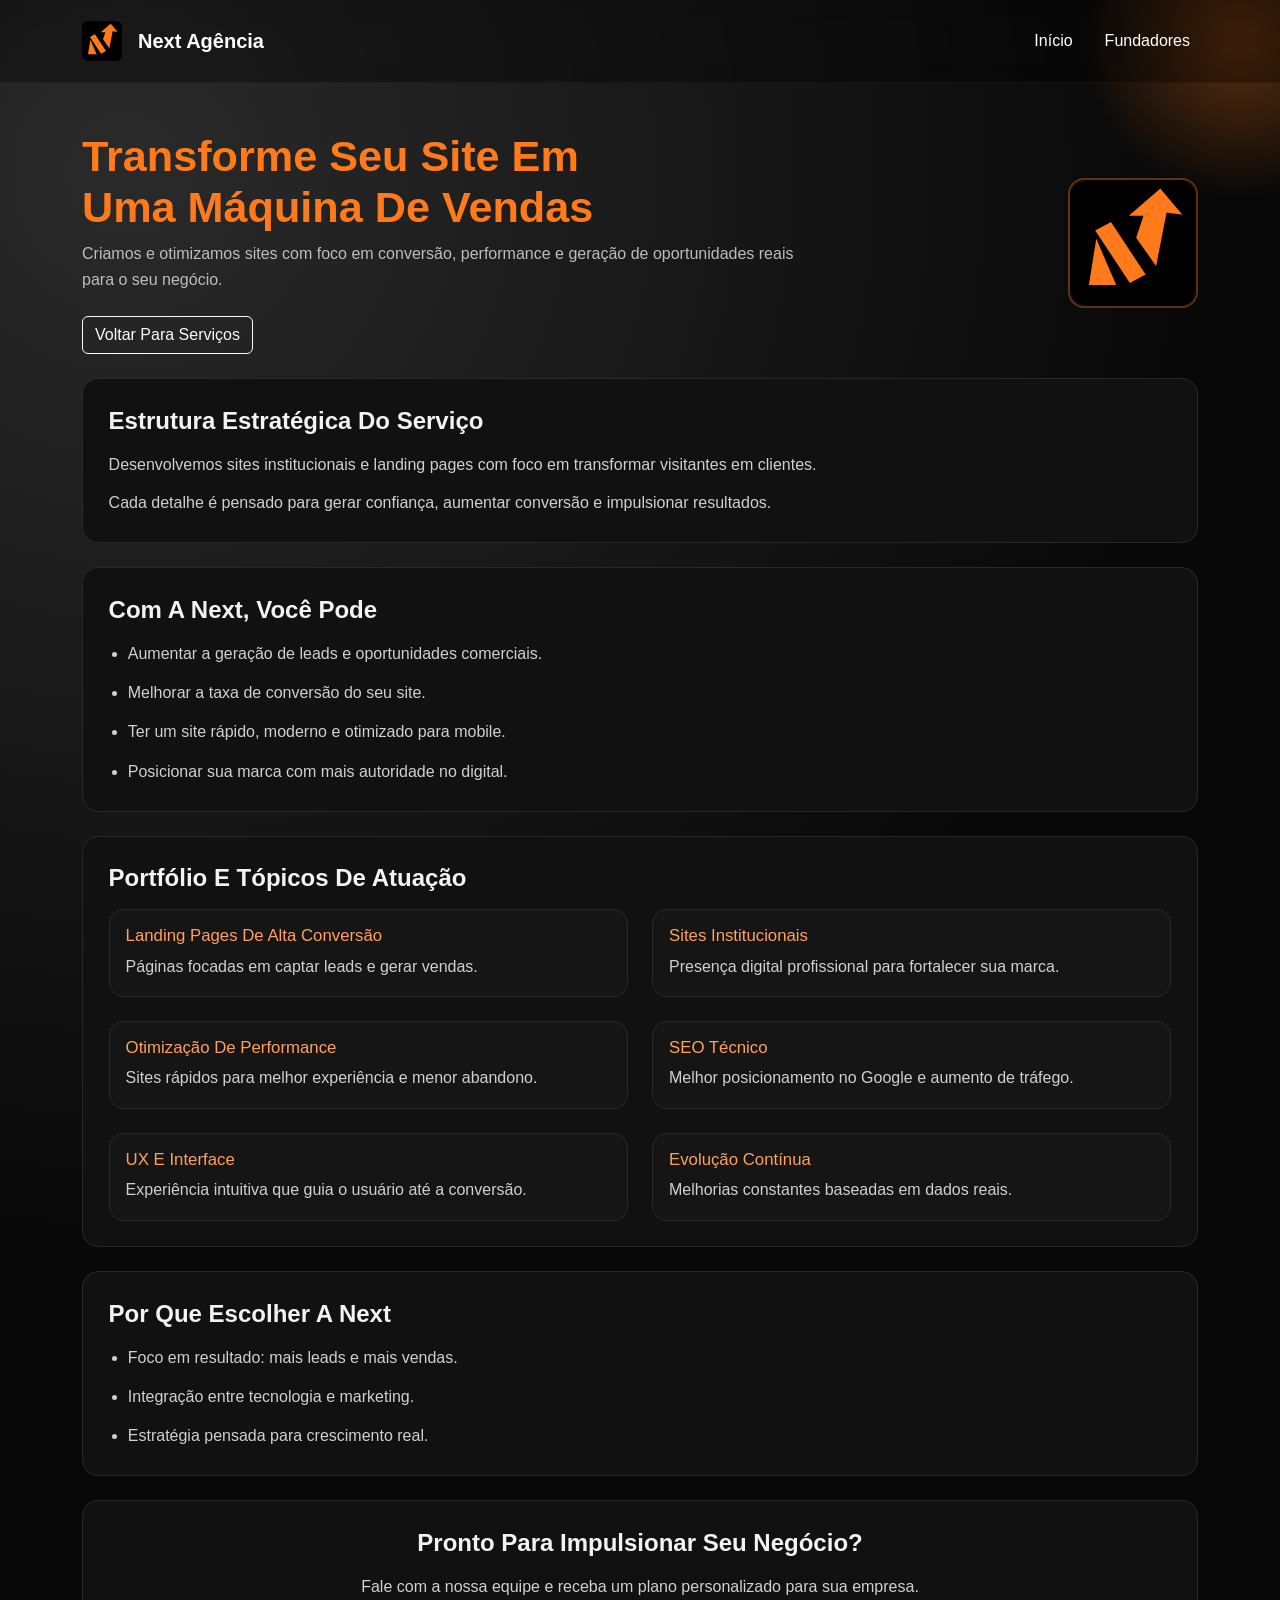
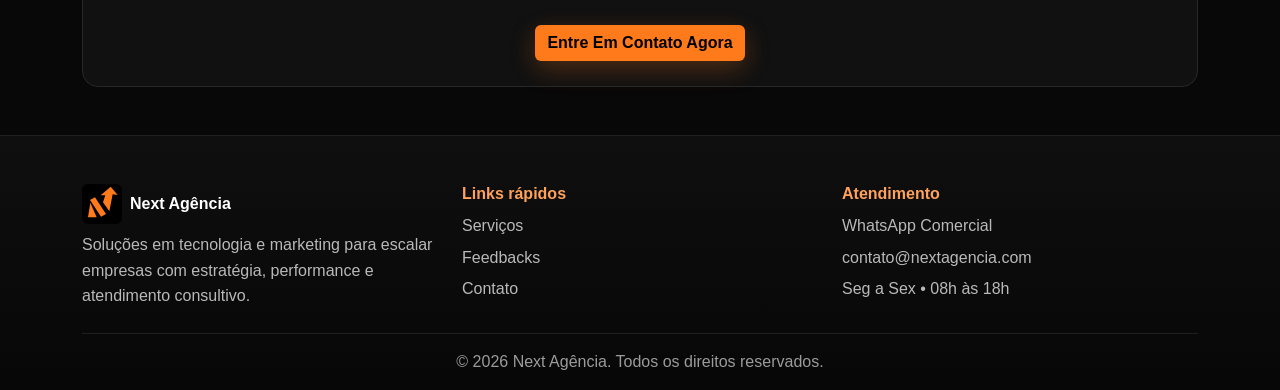
<file: servico-sites.html>
<!doctype html>
<html lang="pt-BR">

<head>

<meta charset="UTF-8" />
<meta name="viewport" content="width=device-width, initial-scale=1.0" />

<title>Criação De Sites | Next Agência</title>

<link href="https://cdn.jsdelivr.net/npm/bootstrap@5.3.3/dist/css/bootstrap.min.css" rel="stylesheet" />
<link rel="stylesheet" href="styles.css" />

</head>

<body class="service-page">

<header class="hero position-relative overflow-hidden" id="inicio">

<nav class="navbar navbar-expand-lg py-3">

<div class="container">

<a class="navbar-brand d-flex align-items-center gap-3" href="index.html">
<img src="assets/logo.svg" alt="Logo Next Agência" class="logo" />
<span class="brand-text">Next Agência</span>
</a>

<button class="navbar-toggler" type="button" data-bs-toggle="collapse" data-bs-target="#menu">
<span class="navbar-toggler-icon"></span>
</button>

<div class="collapse navbar-collapse" id="menu">
<ul class="navbar-nav ms-auto align-items-lg-center gap-lg-3">

<li class="nav-item">
<a class="nav-link" href="index.html">Início</a>
</li>

<li class="nav-item">
<a class="nav-link" href="fundadores.html">Fundadores</a>
</li>

</ul>
</div>
</div>
</nav>


<div class="container py-5">

<div class="row g-4 align-items-center mb-4">

<div class="col-lg-8">

<h1 class="section-title">
Transforme Seu Site Em Uma Máquina De Vendas
</h1>

<p class="section-subtitle">
Criamos e otimizamos sites com foco em conversão, performance e geração de oportunidades reais para o seu negócio.
</p>

<a href="index.html#servicos" class="btn btn-outline-light mt-2">
Voltar Para Serviços
</a>

</div>

<div class="col-lg-4 text-lg-end">
<img src="assets/logo.svg" class="service-hero-image" />
</div>

</div>


<section class="service-detail-section mb-4">

<h2 class="h4 mb-3">
Estrutura Estratégica Do Serviço
</h2>

<p>
Desenvolvemos sites institucionais e landing pages com foco em transformar visitantes em clientes.
</p>

<p class="mb-0">
Cada detalhe é pensado para gerar confiança, aumentar conversão e impulsionar resultados.
</p>

</section>


<section class="service-detail-section mb-4">

<h2 class="h4 mb-3">
Com A Next, Você Pode
</h2>

<ul class="service-list m-0">

<li>Aumentar a geração de leads e oportunidades comerciais.</li>

<li>Melhorar a taxa de conversão do seu site.</li>

<li>Ter um site rápido, moderno e otimizado para mobile.</li>

<li>Posicionar sua marca com mais autoridade no digital.</li>

</ul>

</section>


<section class="service-detail-section mb-4">

<h2 class="h4 mb-3">
Portfólio E Tópicos De Atuação
</h2>

<div class="row g-4">

<div class="col-md-6">
<article class="service-topic-card h-100">
<h3>Landing Pages De Alta Conversão</h3>
<p>Páginas focadas em captar leads e gerar vendas.</p>
</article>
</div>

<div class="col-md-6">
<article class="service-topic-card h-100">
<h3>Sites Institucionais</h3>
<p>Presença digital profissional para fortalecer sua marca.</p>
</article>
</div>

<div class="col-md-6">
<article class="service-topic-card h-100">
<h3>Otimização De Performance</h3>
<p>Sites rápidos para melhor experiência e menor abandono.</p>
</article>
</div>

<div class="col-md-6">
<article class="service-topic-card h-100">
<h3>SEO Técnico</h3>
<p>Melhor posicionamento no Google e aumento de tráfego.</p>
</article>
</div>

<div class="col-md-6">
<article class="service-topic-card h-100">
<h3>UX E Interface</h3>
<p>Experiência intuitiva que guia o usuário até a conversão.</p>
</article>
</div>

<div class="col-md-6">
<article class="service-topic-card h-100">
<h3>Evolução Contínua</h3>
<p>Melhorias constantes baseadas em dados reais.</p>
</article>
</div>

</div>
</section>


<section class="service-detail-section mb-4">

<h2 class="h4 mb-3">
Por Que Escolher A Next
</h2>

<ul class="service-list m-0">

<li>Foco em resultado: mais leads e mais vendas.</li>

<li>Integração entre tecnologia e marketing.</li>

<li>Estratégia pensada para crescimento real.</li>

</ul>

</section>


<section class="service-detail-section text-center">

<h2 class="h4 mb-3">
Pronto Para Impulsionar Seu Negócio?
</h2>

<p class="mb-4">
Fale com a nossa equipe e receba um plano personalizado para sua empresa.
</p>

<a class="btn btn-cta"
target="_blank"
href="https://wa.me/555198177045?text=Quero%20Um%20Site%20Que%20Gere%20Resultados">

Entre Em Contato Agora

</a>

</section>

</div>

</header>


<footer class="footer-top pt-5 pb-3">

<div class="container">

<div class="row g-4">

<div class="col-lg-4">
<div class="d-flex align-items-center gap-2 mb-2">
<img src="assets/logo.svg" class="logo" />
<strong class="brand-text">Next Agência</strong>
</div>

<p class="footer-text mb-0">
Soluções em tecnologia e marketing para escalar empresas com estratégia, performance e atendimento consultivo.
</p>
</div>


<div class="col-6 col-lg-4">
<h3 class="footer-title">Links rápidos</h3>
<ul class="footer-links list-unstyled m-0">
<li><a href="index.html#servicos">Serviços</a></li>
<li><a href="index.html#feedbacks">Feedbacks</a></li>
<li><a href="index.html#contato">Contato</a></li>
</ul>
</div>


<div class="col-6 col-lg-4">
<h3 class="footer-title">Atendimento</h3>
<ul class="footer-links list-unstyled m-0">

<li>
<a href="https://wa.me/555198177045" target="_blank">
WhatsApp Comercial
</a>
</li>

<li>
<a href="mailto:contato@nextagencia.com">
contato@nextagencia.com
</a>
</li>

<li>
<span>Seg a Sex • 08h às 18h</span>
</li>

</ul>
</div>

</div>

<div class="footer-bottom mt-4 pt-3 text-center">
<p class="m-0">© <span id="year"></span> Next Agência. Todos os direitos reservados.</p>
</div>

</div>

</footer>

<script src="script.js"></script>

</body>
</html>
</file>
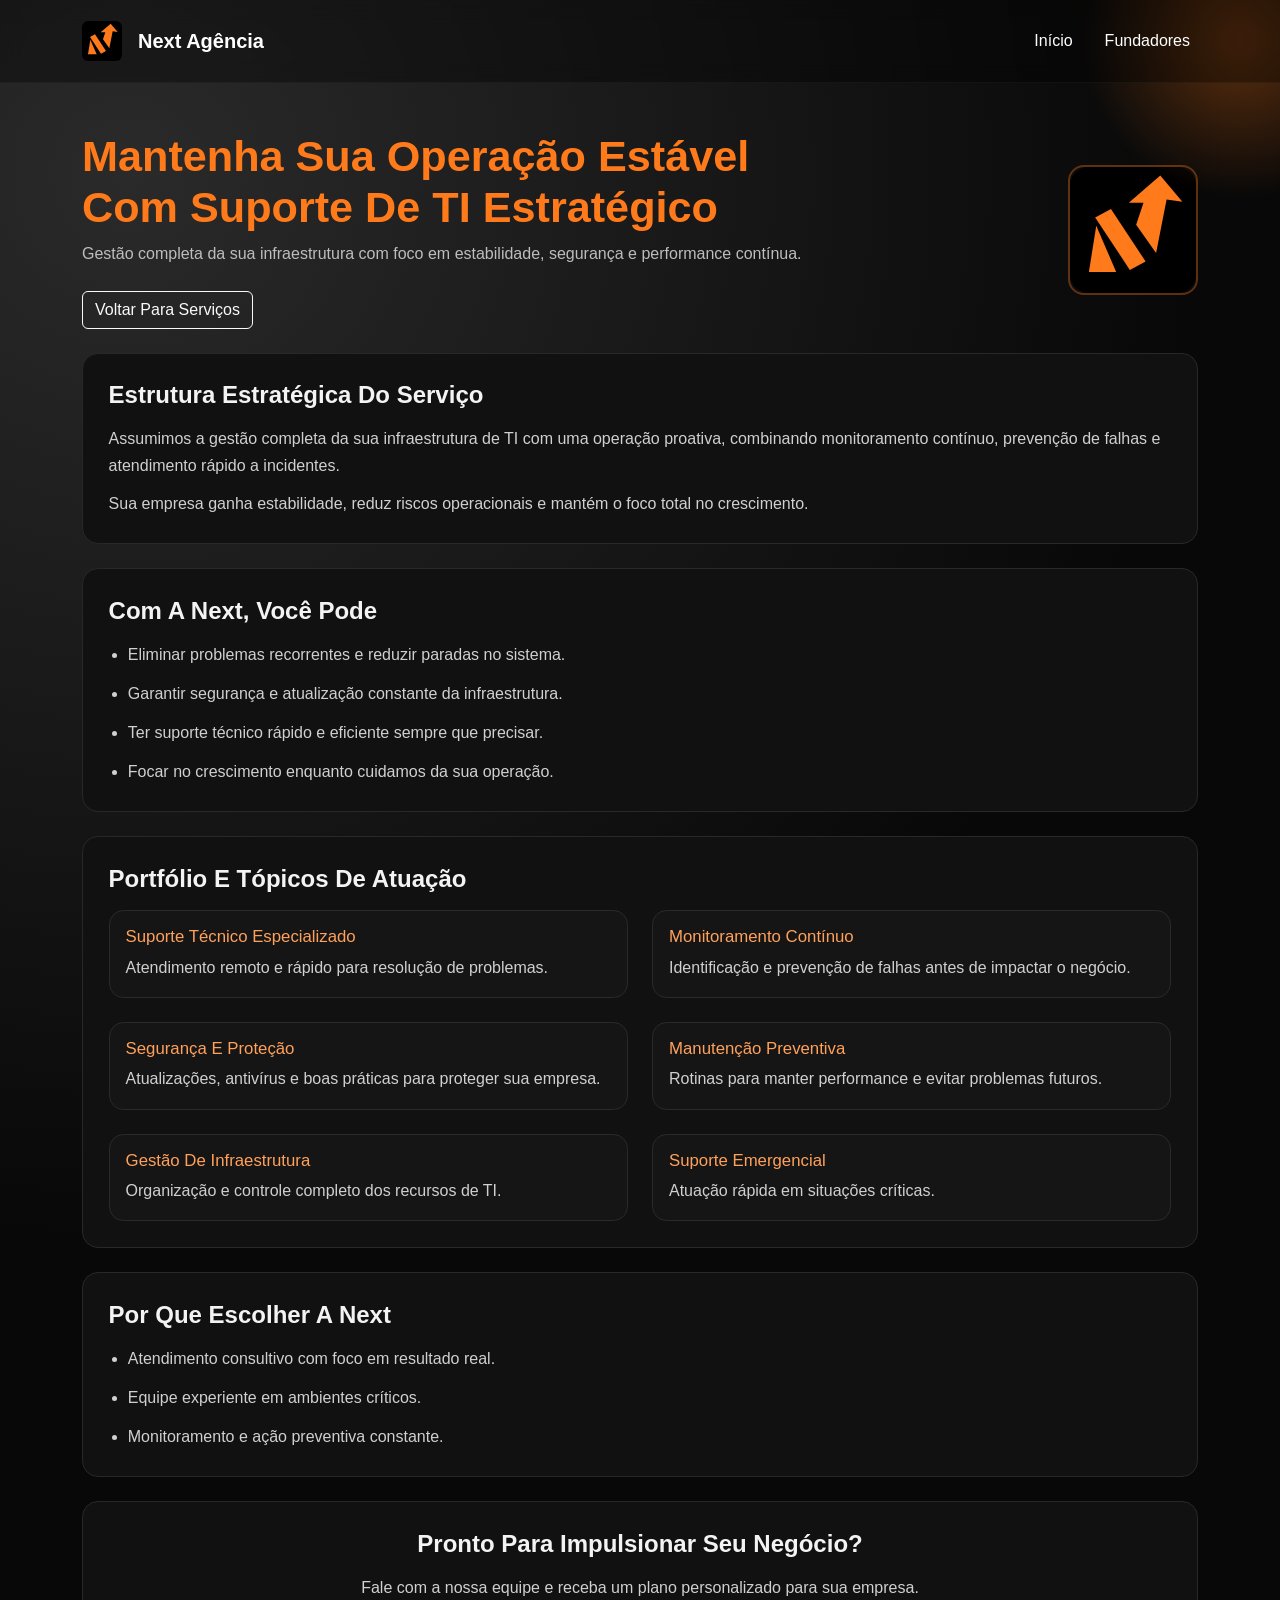
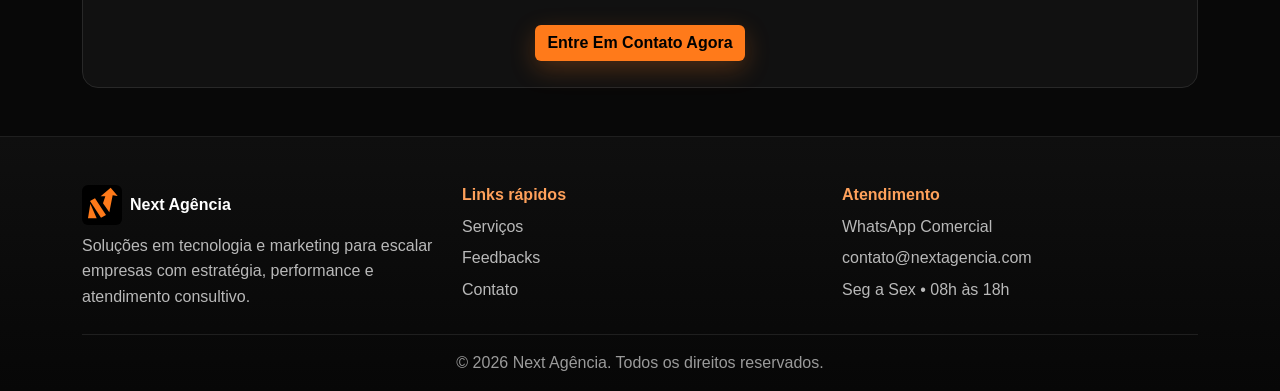
<file: servico-suporte-ti.html>
<!doctype html>
<html lang="pt-BR">

<head>

<meta charset="UTF-8" />
<meta name="viewport" content="width=device-width, initial-scale=1.0" />

<title>Suporte De TI | Next Agência</title>

<link href="https://cdn.jsdelivr.net/npm/bootstrap@5.3.3/dist/css/bootstrap.min.css" rel="stylesheet" />
<link rel="stylesheet" href="styles.css" />

</head>

<body class="service-page">

<header class="hero position-relative overflow-hidden" id="inicio">

<nav class="navbar navbar-expand-lg py-3">

<div class="container">

<a class="navbar-brand d-flex align-items-center gap-3" href="index.html">
<img src="assets/logo.svg" alt="Logo Next Agência" class="logo" />
<span class="brand-text">Next Agência</span>
</a>

<button class="navbar-toggler" type="button" data-bs-toggle="collapse" data-bs-target="#menu">
<span class="navbar-toggler-icon"></span>
</button>

<div class="collapse navbar-collapse" id="menu">

<ul class="navbar-nav ms-auto align-items-lg-center gap-lg-3">

<li class="nav-item">
<a class="nav-link" href="index.html">Início</a>
</li>

<li class="nav-item">
<a class="nav-link" href="fundadores.html">Fundadores</a>
</li>

</ul>

</div>
</div>
</nav>


<div class="container py-5">

<div class="row g-4 align-items-center mb-4">

<div class="col-lg-8">

<h1 class="section-title">
Mantenha Sua Operação Estável Com Suporte De TI Estratégico
</h1>

<p class="section-subtitle">
Gestão completa da sua infraestrutura com foco em estabilidade, segurança e performance contínua.
</p>

<a href="index.html#servicos" class="btn btn-outline-light mt-2">
Voltar Para Serviços
</a>

</div>

<div class="col-lg-4 text-lg-end">

<img src="assets/logo.svg"
alt="Imagem ilustrativa do serviço Suporte de TI"
class="service-hero-image" />

</div>
</div>


<section class="service-detail-section mb-4">

<h2 class="h4 mb-3">
Estrutura Estratégica Do Serviço
</h2>

<p>
Assumimos a gestão completa da sua infraestrutura de TI com uma operação proativa, combinando monitoramento contínuo, prevenção de falhas e atendimento rápido a incidentes.
</p>

<p class="mb-0">
Sua empresa ganha estabilidade, reduz riscos operacionais e mantém o foco total no crescimento.
</p>

</section>


<section class="service-detail-section mb-4">

<h2 class="h4 mb-3">
Com A Next, Você Pode
</h2>

<ul class="service-list m-0">

<li>Eliminar problemas recorrentes e reduzir paradas no sistema.</li>

<li>Garantir segurança e atualização constante da infraestrutura.</li>

<li>Ter suporte técnico rápido e eficiente sempre que precisar.</li>

<li>Focar no crescimento enquanto cuidamos da sua operação.</li>

</ul>

</section>


<section class="service-detail-section mb-4">

<h2 class="h4 mb-3">
Portfólio E Tópicos De Atuação
</h2>

<div class="row g-4">

<div class="col-md-6">
<article class="service-topic-card h-100">
<h3>Suporte Técnico Especializado</h3>
<p>Atendimento remoto e rápido para resolução de problemas.</p>
</article>
</div>

<div class="col-md-6">
<article class="service-topic-card h-100">
<h3>Monitoramento Contínuo</h3>
<p>Identificação e prevenção de falhas antes de impactar o negócio.</p>
</article>
</div>

<div class="col-md-6">
<article class="service-topic-card h-100">
<h3>Segurança E Proteção</h3>
<p>Atualizações, antivírus e boas práticas para proteger sua empresa.</p>
</article>
</div>

<div class="col-md-6">
<article class="service-topic-card h-100">
<h3>Manutenção Preventiva</h3>
<p>Rotinas para manter performance e evitar problemas futuros.</p>
</article>
</div>

<div class="col-md-6">
<article class="service-topic-card h-100">
<h3>Gestão De Infraestrutura</h3>
<p>Organização e controle completo dos recursos de TI.</p>
</article>
</div>

<div class="col-md-6">
<article class="service-topic-card h-100">
<h3>Suporte Emergencial</h3>
<p>Atuação rápida em situações críticas.</p>
</article>
</div>

</div>
</section>


<section class="service-detail-section mb-4">

<h2 class="h4 mb-3">
Por Que Escolher A Next
</h2>

<ul class="service-list m-0">

<li>Atendimento consultivo com foco em resultado real.</li>

<li>Equipe experiente em ambientes críticos.</li>

<li>Monitoramento e ação preventiva constante.</li>

</ul>

</section>


<section class="service-detail-section text-center">

<h2 class="h4 mb-3">
Pronto Para Impulsionar Seu Negócio?
</h2>

<p class="mb-4">
Fale com a nossa equipe e receba um plano personalizado para sua empresa.
</p>

<a class="btn btn-cta"
target="_blank"
rel="noopener noreferrer"
href="https://wa.me/555198177045?text=Quero%20Uma%20Consultoria%20Personalizada%20De%20TI">

Entre Em Contato Agora

</a>

</section>

</div>

</header>


<footer class="footer-top pt-5 pb-3">

<div class="container">

<div class="row g-4">

<div class="col-lg-4">

<div class="d-flex align-items-center gap-2 mb-2">

<img src="assets/logo.svg" alt="Logo Next Agência" class="logo" />

<strong class="brand-text">
Next Agência
</strong>

</div>

<p class="footer-text mb-0">
Soluções em tecnologia e marketing para escalar empresas com estratégia, performance e atendimento consultivo.
</p>

</div>


<div class="col-6 col-lg-4">

<h3 class="footer-title">
Links rápidos
</h3>

<ul class="footer-links list-unstyled m-0">

<li><a href="index.html#servicos">Serviços</a></li>
<li><a href="index.html#feedbacks">Feedbacks</a></li>
<li><a href="index.html#contato">Contato</a></li>

</ul>

</div>


<div class="col-6 col-lg-4">

<h3 class="footer-title">
Atendimento
</h3>

<ul class="footer-links list-unstyled m-0">

<li>
<a href="https://wa.me/555198177045?text=Olá%2C%20quero%20atendimento%20da%20Next%20Agência"
target="_blank"
rel="noopener noreferrer">
WhatsApp Comercial
</a>
</li>

<li>
<a href="mailto:contato@nextagencia.com">
contato@nextagencia.com
</a>
</li>

<li>
<span>Seg a Sex • 08h às 18h</span>
</li>

</ul>

</div>

</div>


<div class="footer-bottom mt-4 pt-3 text-center">

<p class="m-0">
© <span id="year"></span> Next Agência. Todos os direitos reservados.
</p>

</div>

</div>

</footer>


<script src="https://cdn.jsdelivr.net/npm/bootstrap@5.3.3/dist/js/bootstrap.bundle.min.js"></script>
<script src="script.js"></script>

</body>
</html>
</file>
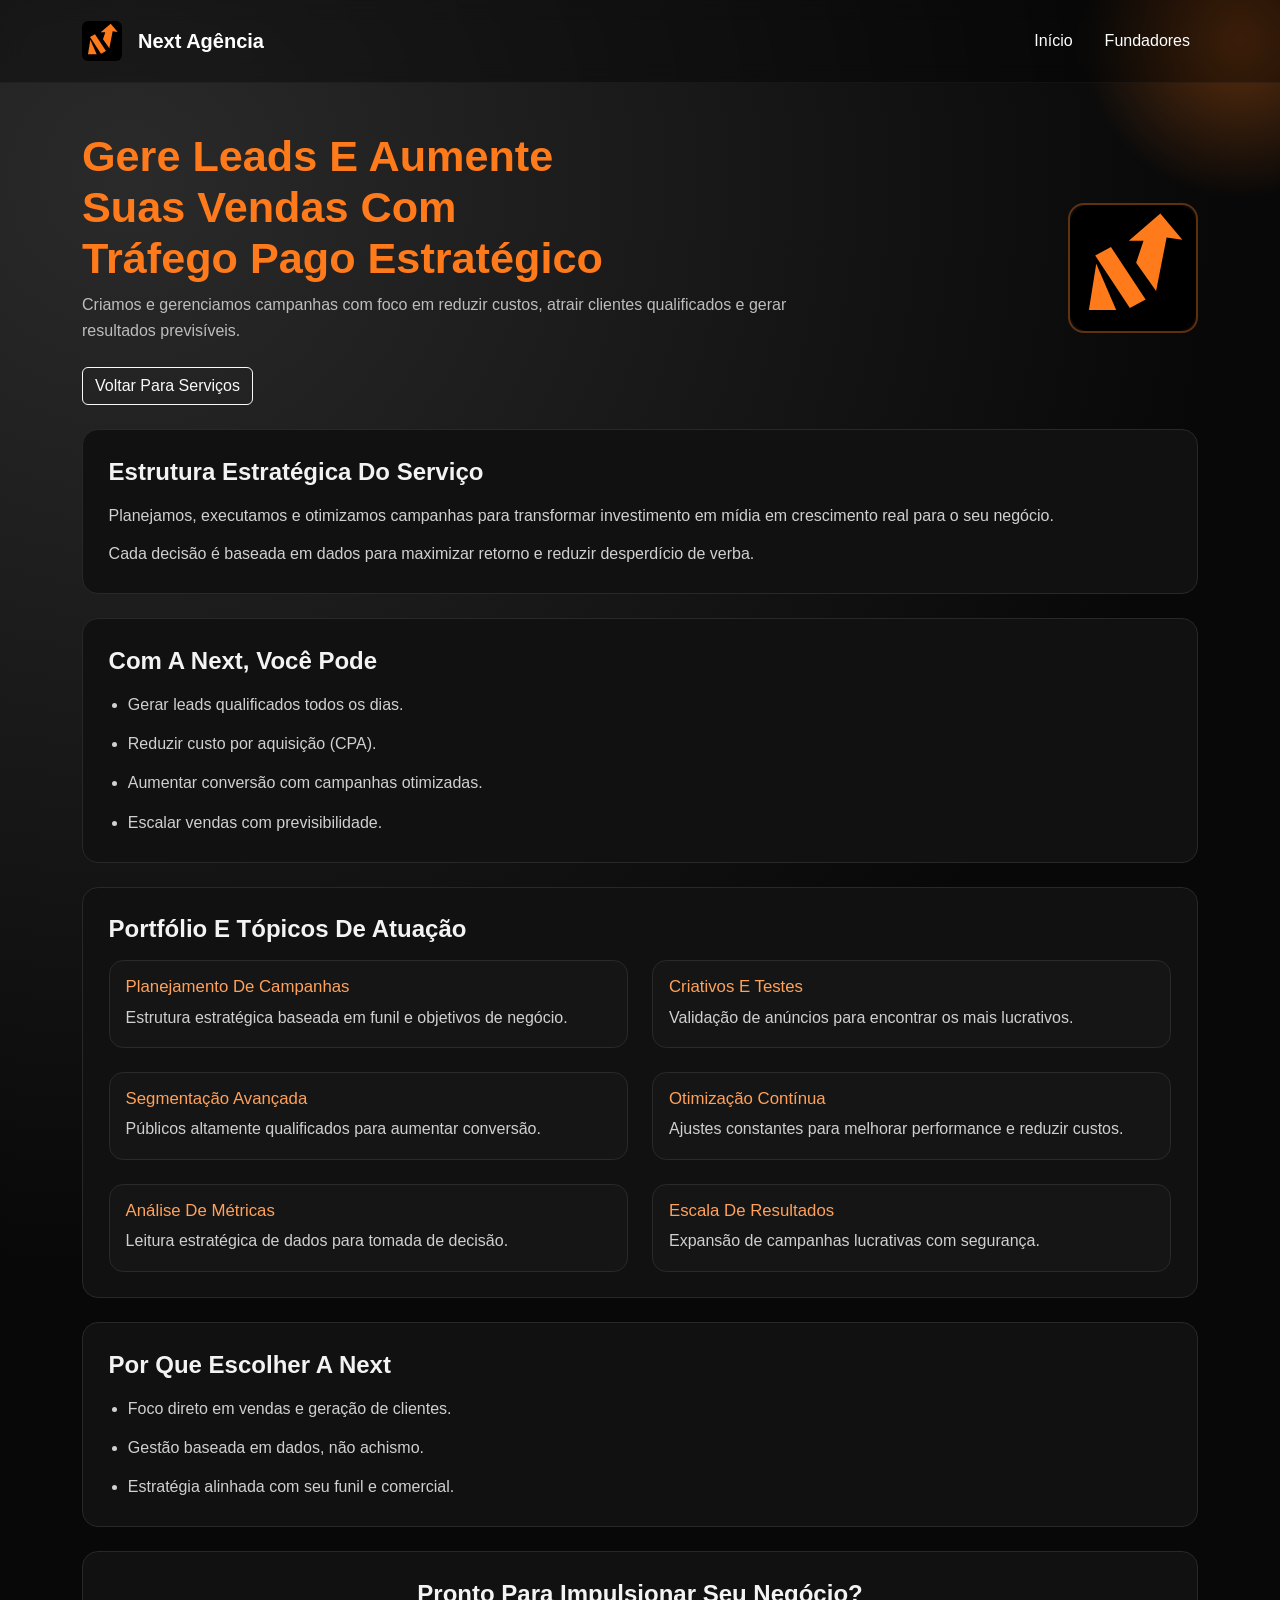
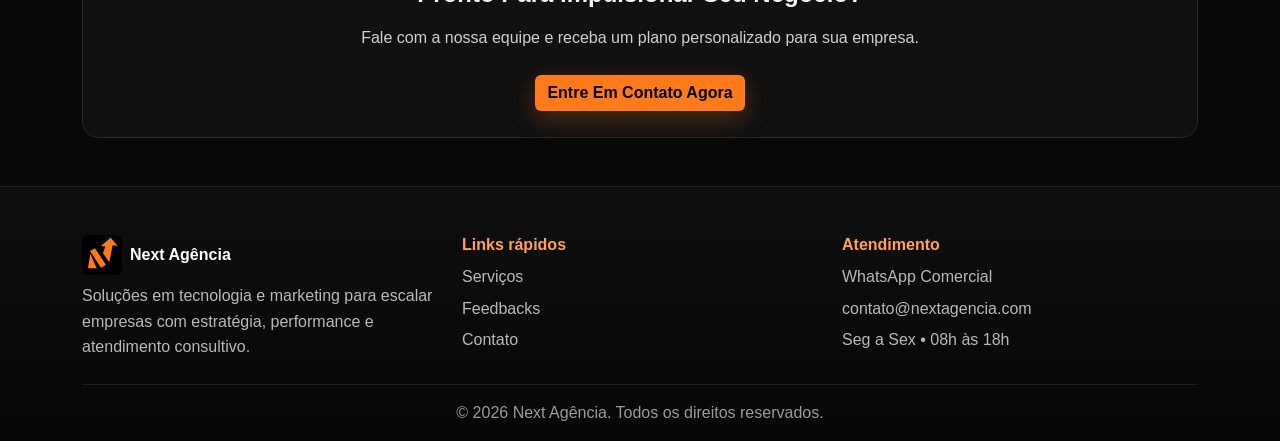
<file: servico-trafego-pago.html>
<!doctype html>
<html lang="pt-BR">

<head>

<meta charset="UTF-8" />
<meta name="viewport" content="width=device-width, initial-scale=1.0" />

<title>Tráfego Pago | Next Agência</title>

<link href="https://cdn.jsdelivr.net/npm/bootstrap@5.3.3/dist/css/bootstrap.min.css" rel="stylesheet" />
<link rel="stylesheet" href="styles.css" />

</head>

<body class="service-page">

<header class="hero position-relative overflow-hidden" id="inicio">

<nav class="navbar navbar-expand-lg py-3">

<div class="container">

<a class="navbar-brand d-flex align-items-center gap-3" href="index.html">
<img src="assets/logo.svg" alt="Logo Next Agência" class="logo" />
<span class="brand-text">Next Agência</span>
</a>

<button class="navbar-toggler" type="button" data-bs-toggle="collapse" data-bs-target="#menu">
<span class="navbar-toggler-icon"></span>
</button>

<div class="collapse navbar-collapse" id="menu">

<ul class="navbar-nav ms-auto align-items-lg-center gap-lg-3">

<li class="nav-item">
<a class="nav-link" href="index.html">Início</a>
</li>

<li class="nav-item">
<a class="nav-link" href="fundadores.html">Fundadores</a>
</li>

</ul>

</div>
</div>
</nav>


<div class="container py-5">

<div class="row g-4 align-items-center mb-4">

<div class="col-lg-8">

<h1 class="section-title">
Gere Leads E Aumente Suas Vendas Com Tráfego Pago Estratégico
</h1>

<p class="section-subtitle">
Criamos e gerenciamos campanhas com foco em reduzir custos, atrair clientes qualificados e gerar resultados previsíveis.
</p>

<a href="index.html#servicos" class="btn btn-outline-light mt-2">
Voltar Para Serviços
</a>

</div>

<div class="col-lg-4 text-lg-end">
<img src="assets/logo.svg" class="service-hero-image" />
</div>

</div>


<section class="service-detail-section mb-4">

<h2 class="h4 mb-3">
Estrutura Estratégica Do Serviço
</h2>

<p>
Planejamos, executamos e otimizamos campanhas para transformar investimento em mídia em crescimento real para o seu negócio.
</p>

<p class="mb-0">
Cada decisão é baseada em dados para maximizar retorno e reduzir desperdício de verba.
</p>

</section>


<section class="service-detail-section mb-4">

<h2 class="h4 mb-3">
Com A Next, Você Pode
</h2>

<ul class="service-list m-0">

<li>Gerar leads qualificados todos os dias.</li>

<li>Reduzir custo por aquisição (CPA).</li>

<li>Aumentar conversão com campanhas otimizadas.</li>

<li>Escalar vendas com previsibilidade.</li>

</ul>

</section>


<section class="service-detail-section mb-4">

<h2 class="h4 mb-3">
Portfólio E Tópicos De Atuação
</h2>

<div class="row g-4">

<div class="col-md-6">
<article class="service-topic-card h-100">
<h3>Planejamento De Campanhas</h3>
<p>Estrutura estratégica baseada em funil e objetivos de negócio.</p>
</article>
</div>

<div class="col-md-6">
<article class="service-topic-card h-100">
<h3>Criativos E Testes</h3>
<p>Validação de anúncios para encontrar os mais lucrativos.</p>
</article>
</div>

<div class="col-md-6">
<article class="service-topic-card h-100">
<h3>Segmentação Avançada</h3>
<p>Públicos altamente qualificados para aumentar conversão.</p>
</article>
</div>

<div class="col-md-6">
<article class="service-topic-card h-100">
<h3>Otimização Contínua</h3>
<p>Ajustes constantes para melhorar performance e reduzir custos.</p>
</article>
</div>

<div class="col-md-6">
<article class="service-topic-card h-100">
<h3>Análise De Métricas</h3>
<p>Leitura estratégica de dados para tomada de decisão.</p>
</article>
</div>

<div class="col-md-6">
<article class="service-topic-card h-100">
<h3>Escala De Resultados</h3>
<p>Expansão de campanhas lucrativas com segurança.</p>
</article>
</div>

</div>

</section>


<section class="service-detail-section mb-4">

<h2 class="h4 mb-3">
Por Que Escolher A Next
</h2>

<ul class="service-list m-0">

<li>Foco direto em vendas e geração de clientes.</li>

<li>Gestão baseada em dados, não achismo.</li>

<li>Estratégia alinhada com seu funil e comercial.</li>

</ul>

</section>


<section class="service-detail-section text-center">

<h2 class="h4 mb-3">
Pronto Para Impulsionar Seu Negócio?
</h2>

<p class="mb-4">
Fale com a nossa equipe e receba um plano personalizado para sua empresa.
</p>

<a class="btn btn-cta"
target="_blank"
href="https://wa.me/555198177045?text=Quero%20Gerar%20Mais%20Leads%20Com%20Tr%C3%A1fego%20Pago">

Entre Em Contato Agora

</a>

</section>

</div>

</header>


<footer class="footer-top pt-5 pb-3">

<div class="container">

<div class="row g-4">

<div class="col-lg-4">
<div class="d-flex align-items-center gap-2 mb-2">
<img src="assets/logo.svg" class="logo" />
<strong class="brand-text">Next Agência</strong>
</div>

<p class="footer-text mb-0">
Soluções em tecnologia e marketing para escalar empresas com estratégia, performance e atendimento consultivo.
</p>
</div>


<div class="col-6 col-lg-4">
<h3 class="footer-title">Links rápidos</h3>
<ul class="footer-links list-unstyled m-0">
<li><a href="index.html#servicos">Serviços</a></li>
<li><a href="index.html#feedbacks">Feedbacks</a></li>
<li><a href="index.html#contato">Contato</a></li>
</ul>
</div>


<div class="col-6 col-lg-4">
<h3 class="footer-title">Atendimento</h3>
<ul class="footer-links list-unstyled m-0">

<li>
<a href="https://wa.me/555198177045" target="_blank">
WhatsApp Comercial
</a>
</li>

<li>
<a href="mailto:contato@nextagencia.com">
contato@nextagencia.com
</a>
</li>

<li>
<span>Seg a Sex • 08h às 18h</span>
</li>

</ul>
</div>

</div>

<div class="footer-bottom mt-4 pt-3 text-center">
<p class="m-0">© <span id="year"></span> Next Agência. Todos os direitos reservados.</p>
</div>

</div>

</footer>

<script src="script.js"></script>

</body>
</html>
</file>
<file: styles.css>
:root {
  --brand-orange: #ff7a1a;
  --brand-orange-soft: #ffa15b;
  --brand-black: #080808;
  --brand-dark: #111111;
  --brand-gray: #bdbdbd;
}

* {
  font-family: "Montserrat", sans-serif;
}

body {
  background: var(--brand-black);
  color: #fff;
  scroll-behavior: smooth;
}

.navbar {
  background: rgba(0, 0, 0, 0.35);
  backdrop-filter: blur(10px);
  border-bottom: 1px solid rgba(255, 255, 255, 0.04);
}

.logo {
  width: 40px;
  height: 40px;
}

.brand-text {
  color: #fff;
  font-weight: 700;
}

.nav-link {
  color: #fff;
  font-weight: 500;
  transition: color 0.2s ease;
}

.nav-link:hover,
.nav-link:focus {
  color: var(--brand-orange-soft);
}

.hero {
  min-height: 92vh;
  background: radial-gradient(circle at 10% 10%, #2a2a2a 0%, var(--brand-black) 55%);
}

.hero::before {
  content: "";
  position: absolute;
  right: -120px;
  top: -120px;
  width: 320px;
  height: 320px;
  background: radial-gradient(circle, rgba(255, 122, 26, 0.35), transparent 70%);
  pointer-events: none;
}

.floating {
  position: absolute;
  border-radius: 50%;
  filter: blur(2px);
  opacity: 0.35;
  pointer-events: none;
  animation: float 12s ease-in-out infinite;
}

.floating-1 {
  width: 90px;
  height: 90px;
  background: rgba(255, 122, 26, 0.6);
  top: 20%;
  left: 6%;
}

.floating-2 {
  width: 120px;
  height: 120px;
  background: rgba(255, 122, 26, 0.3);
  bottom: 10%;
  right: 12%;
  animation-delay: 2s;
}

.floating-3 {
  width: 50px;
  height: 50px;
  background: rgba(255, 255, 255, 0.2);
  top: 35%;
  right: 30%;
  animation-delay: 4s;
}

.badge-custom {
  display: inline-block;
  background-color: rgba(255, 122, 26, 0.15);
  border: 1px solid rgba(255, 122, 26, 0.45);
  color: var(--brand-orange-soft);
  padding: 0.5rem 1rem;
  border-radius: 999px;
  font-weight: 600;
}

.gradient-text {
  background: linear-gradient(45deg, #fff, #ffd1ac, #ff7a1a);
  -webkit-background-clip: text;
  -webkit-text-fill-color: transparent;
}

.btn-cta,
.btn-whatsapp {
  background: var(--brand-orange);
  color: #000;
  border: none;
  font-weight: 700;
  box-shadow: 0 8px 24px rgba(255, 122, 26, 0.25);
}

.btn-cta:hover,
.btn-whatsapp:hover {
  background: #ff8e3f;
  color: #000;
  transform: translateY(-2px);
}

.pulse {
  animation: pulse 2.6s infinite;
}

.glass {
  backdrop-filter: blur(14px);
}

.hero-card {
  background: linear-gradient(135deg, rgba(255, 122, 26, 0.18), rgba(255, 122, 26, 0.05));
  border: 1px solid rgba(255, 122, 26, 0.25);
  border-radius: 1rem;
}

.stats-card {
  background: rgba(255, 255, 255, 0.02);
  border: 1px solid rgba(255, 122, 26, 0.2);
  border-radius: 1rem;
  padding: 1rem;
  display: flex;
  flex-direction: column;
  gap: 0.2rem;
}

.stats-card strong {
  color: var(--brand-orange);
  font-size: 1.8rem;
  line-height: 1;
}

.stats-card span {
  color: #d6d6d6;
  font-size: 0.9rem;
}

.section {
  background-color: var(--brand-black);
}

.section-title {
  font-weight: 800;
  color: var(--brand-orange);
}

.section-subtitle {
  color: var(--brand-gray);
}

.service-card,
.feedback-card {
  position: relative;
  overflow: hidden;
  background: var(--brand-dark);
  border: 1px solid #262626;
  border-radius: 1rem;
  padding: 1.5rem;
  transition: transform 0.25s ease, border-color 0.25s ease;
}

.shine::after {
  content: "";
  position: absolute;
  top: -120%;
  left: -120%;
  width: 70%;
  height: 220%;
  background: linear-gradient(120deg, transparent, rgba(255, 255, 255, 0.14), transparent);
  transform: rotate(20deg);
  transition: all 0.6s ease;
}

.shine:hover::after {
  top: -20%;
  left: 130%;
}

.service-card:hover,
.feedback-card:hover {
  transform: translateY(-6px);
  border-color: var(--brand-orange);
}

.service-card h3 {
  color: #fff;
  font-size: 1.2rem;
  margin-bottom: 0.8rem;
}

.service-card p,
.feedback-card p {
  color: #cbcbcb;
  margin: 0;
}

.feedbacks {
  background: linear-gradient(180deg, var(--brand-black), #0f0f0f);
  p {
    margin-top: 0.5rem;
  }
}

.feedback-client {
  color: var(--brand-orange-soft);
  font-weight: 700;
  margin-top: 1rem;
}

.cta-section {
  background: linear-gradient(180deg, #101010, #080808);
}

.cta-box {
  border: 1px solid rgba(255, 122, 26, 0.35);
  border-radius: 1.2rem;
  padding: 2.5rem 1.5rem;
  background: rgba(255, 122, 26, 0.08);
}



.btn-instagram {
  background: linear-gradient(45deg, #fd1d1d, #fcb045);
  color: #000;
  border: none;
  font-weight: 700;
}

.btn-instagram:hover {
  color: #000;
  transform: translateY(-2px);
}

.instagram-section {
  background: linear-gradient(180deg, #0c0c0c, #090909);
}


.instagram-card-real {
  background: #131313;
  border: 1px solid #2a2a2a;
  border-radius: 1rem;
  overflow: hidden;
  transition: transform 0.25s ease, border-color 0.25s ease;
}

.instagram-card-real:hover {
  transform: translateY(-6px);
  border-color: var(--brand-orange);
}

.ig-header {
  display: flex;
  align-items: center;
  gap: 0.75rem;
  padding: 0.9rem;
  border-bottom: 1px solid #212121;
}

.ig-avatar {
  width: 34px;
  height: 34px;
  border-radius: 50%;
  background: linear-gradient(45deg, #fd1d1d, #fcb045);
  display: inline-flex;
  align-items: center;
  justify-content: center;
  color: #000;
  font-weight: 800;
}

.ig-header p {
  margin: 0;
  color: #ababab;
  font-size: 0.8rem;
}

.ig-media {
  min-height: 260px;
  background: radial-gradient(circle at 20% 20%, rgba(255, 122, 26, 0.45), rgba(7, 7, 7, 0.95));
  display: flex;
  align-items: flex-end;
  padding: 0.9rem;
}

.ig-chip {
  background: rgba(0, 0, 0, 0.6);
  border: 1px solid rgba(255, 255, 255, 0.15);
  border-radius: 999px;
  padding: 0.3rem 0.7rem;
  font-size: 0.8rem;
}

.ig-body {
  padding: 0.9rem;
}

.ig-body p {
  color: #cfcfcf;
  margin-bottom: 0.65rem;
}

.instagram-open {
  color: var(--brand-orange-soft);
  text-decoration: none;
  font-weight: 700;
}

.instagram-open:hover {
  color: var(--brand-orange);
}


footer {
  border-top: 1px solid #1f1f1f;
  color: #9b9b9b;
}

.reveal {
  opacity: 0;
  transform: translateY(30px) scale(0.98);
  transition: opacity 0.75s ease, transform 0.75s ease;
}

.reveal.visible {
  opacity: 1;
  transform: translateY(0) scale(1);
}

@keyframes float {
  0%,
  100% {
    transform: translateY(0);
  }
  50% {
    transform: translateY(-20px);
  }
}

@keyframes pulse {
  0%,
  100% {
    box-shadow: 0 8px 24px rgba(255, 122, 26, 0.25);
  }
  50% {
    box-shadow: 0 12px 30px rgba(255, 122, 26, 0.45);
  }
}

@media (max-width: 991px) {
  .navbar-collapse {
    margin-top: 1rem;
    background: #111;
    border-radius: 0.75rem;
    padding: 1rem;
  }

  .floating {
    display: none;
  }

}

.nav-link.active {
  color: var(--brand-orange);
}

.team-card {
  background: #131313;
  border: 1px solid #2a2a2a;
  border-radius: 1rem;
  padding: 1.3rem;
  transition: transform 0.25s ease, border-color 0.25s ease;
}

.team-card:hover {
  transform: translateY(-6px);
  border-color: var(--brand-orange);
}

.team-photo {
  width: 88px;
  height: 88px;
  border-radius: 50%;
  border: 2px solid rgba(255, 122, 26, 0.5);
  object-fit: cover;
}

.team-role {
  color: var(--brand-orange-soft);
  font-weight: 700;
}

.service-more {
  margin-top: 1rem;
  background: transparent;
  border: 1px solid rgba(255, 122, 26, 0.7);
  color: var(--brand-orange-soft);
  font-weight: 700;
  opacity: 0;
  transform: translateY(8px);
  transition: all 0.25s ease;
}

.service-card:hover .service-more {
  opacity: 1;
  transform: translateY(0);
}

.service-more:hover {
  background: var(--brand-orange);
  color: #000;
}

.service-hero-image {
  width: 130px;
  height: 130px;
  border-radius: 1rem;
  border: 2px solid rgba(255, 122, 26, 0.35);
}

.service-detail-section {
  background: #111;
  border: 1px solid #282828;
  border-radius: 1rem;
  padding: 1.4rem;
}

.service-topic-card {
  background: #151515;
  border: 1px solid #2a2a2a;
  border-radius: 0.9rem;
  padding: 1rem;
}

.service-topic-card h3 {
  font-size: 1.05rem;
  color: var(--brand-orange-soft);
  margin-bottom: 0.45rem;
}

.service-topic-card p,
.service-detail-section p {
  margin: 0;
  color: #d0d0d0;
}

.service-detail-section p + p {
  margin-top: 0.75rem;
}

.service-list {
  color: #d0d0d0;
  padding-left: 1.2rem;
  display: grid;
  gap: 0.55rem;
}

@media (max-width: 991px) {
  .service-more {
    opacity: 1;
    transform: translateY(0);
  }
}

.service-page .section-title {
  font-size: clamp(1.8rem, 3.4vw, 2.7rem);
  line-height: 1.18;
  text-wrap: balance;
}

.service-page .section-subtitle {
  max-width: 760px;
  line-height: 1.6;
}

.service-page .service-detail-section {
  padding: 1.6rem;
}

.service-page .service-detail-section h2 {
  color: #f3f3f3;
  font-weight: 700;
  line-height: 1.3;
}

.service-page .service-detail-section p,
.service-page .service-list li,
.service-page .service-topic-card p {
  line-height: 1.65;
}

.service-page .service-list li + li {
  margin-top: 0.25rem;
}

@media (max-width: 991px) {
  .service-page .service-detail-section {
    padding: 1.25rem;
  }
}

.footer-top {
  background: linear-gradient(180deg, #0f0f0f, #070707);
  border-top: 1px solid #1f1f1f;
  padding: 1rem;
}

.footer-title {
  font-size: 1rem;
  color: var(--brand-orange-soft);
  font-weight: 700;
  margin-bottom: 0.7rem;
}

.footer-text {
  color: #b9b9b9;
  line-height: 1.6;

}

.footer-links {
  display: grid;
  gap: 0.45rem;
}

.footer-links a,
.footer-links span {
  color: #b9b9b9;
  text-decoration: none;
}

.footer-links a:hover {
  color: var(--brand-orange-soft);
}

.footer-bottom {
  border-top: 1px solid #1f1f1f;
  color: #9b9b9b;
}

@media (max-width: 768px) {
  .footer-top .col-6 {
    width: 38%;
  }
}

/* ===== Ajustes das Tasks ===== */

/* Clarear menu hamburguer mobile */
.navbar-toggler {
  border-color: rgba(255,255,255,0.25);
}

.navbar-toggler-icon {
  filter: brightness(5);
}


/* Melhorar leitura do texto da hero */
.hero .lead {
  color: #e5e5e5;
}


/* Espaçamento feedbacks */
.feedback-card p:first-child {
  margin-bottom: 1.4rem;
}

.feedback-client {
  margin-top: 1.4rem;
}


/* Corrigir quebra de email no footer */
.footer-links a {
  word-break: break-word;
}

.footer-text {
  word-break: break-word;
}


/* Reduzir espaçamento footer mobile */
@media (max-width:768px){

.footer-links{
gap:0.3rem;
}

.footer-top .col-6{
width:48%;
}

.footer-links a,
.footer-links span{
font-size:0.9rem;
}

}
</file>
